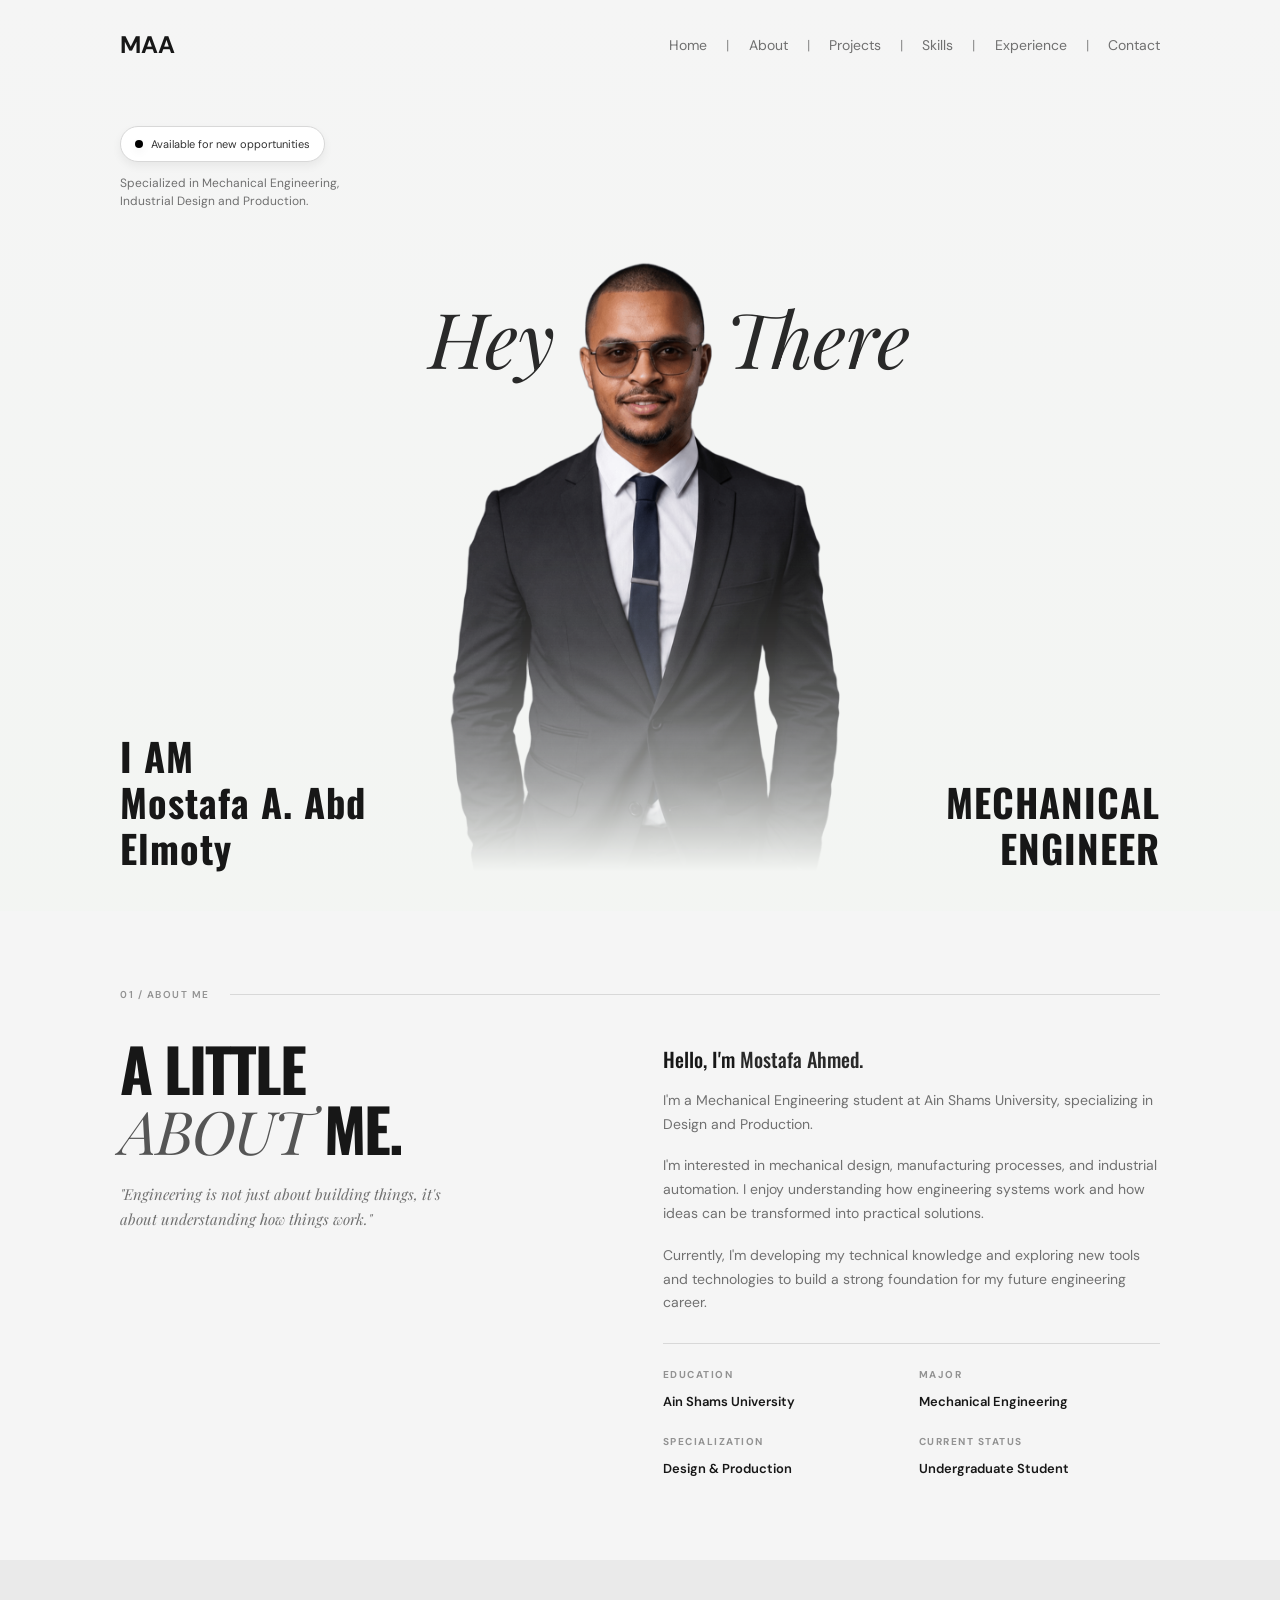
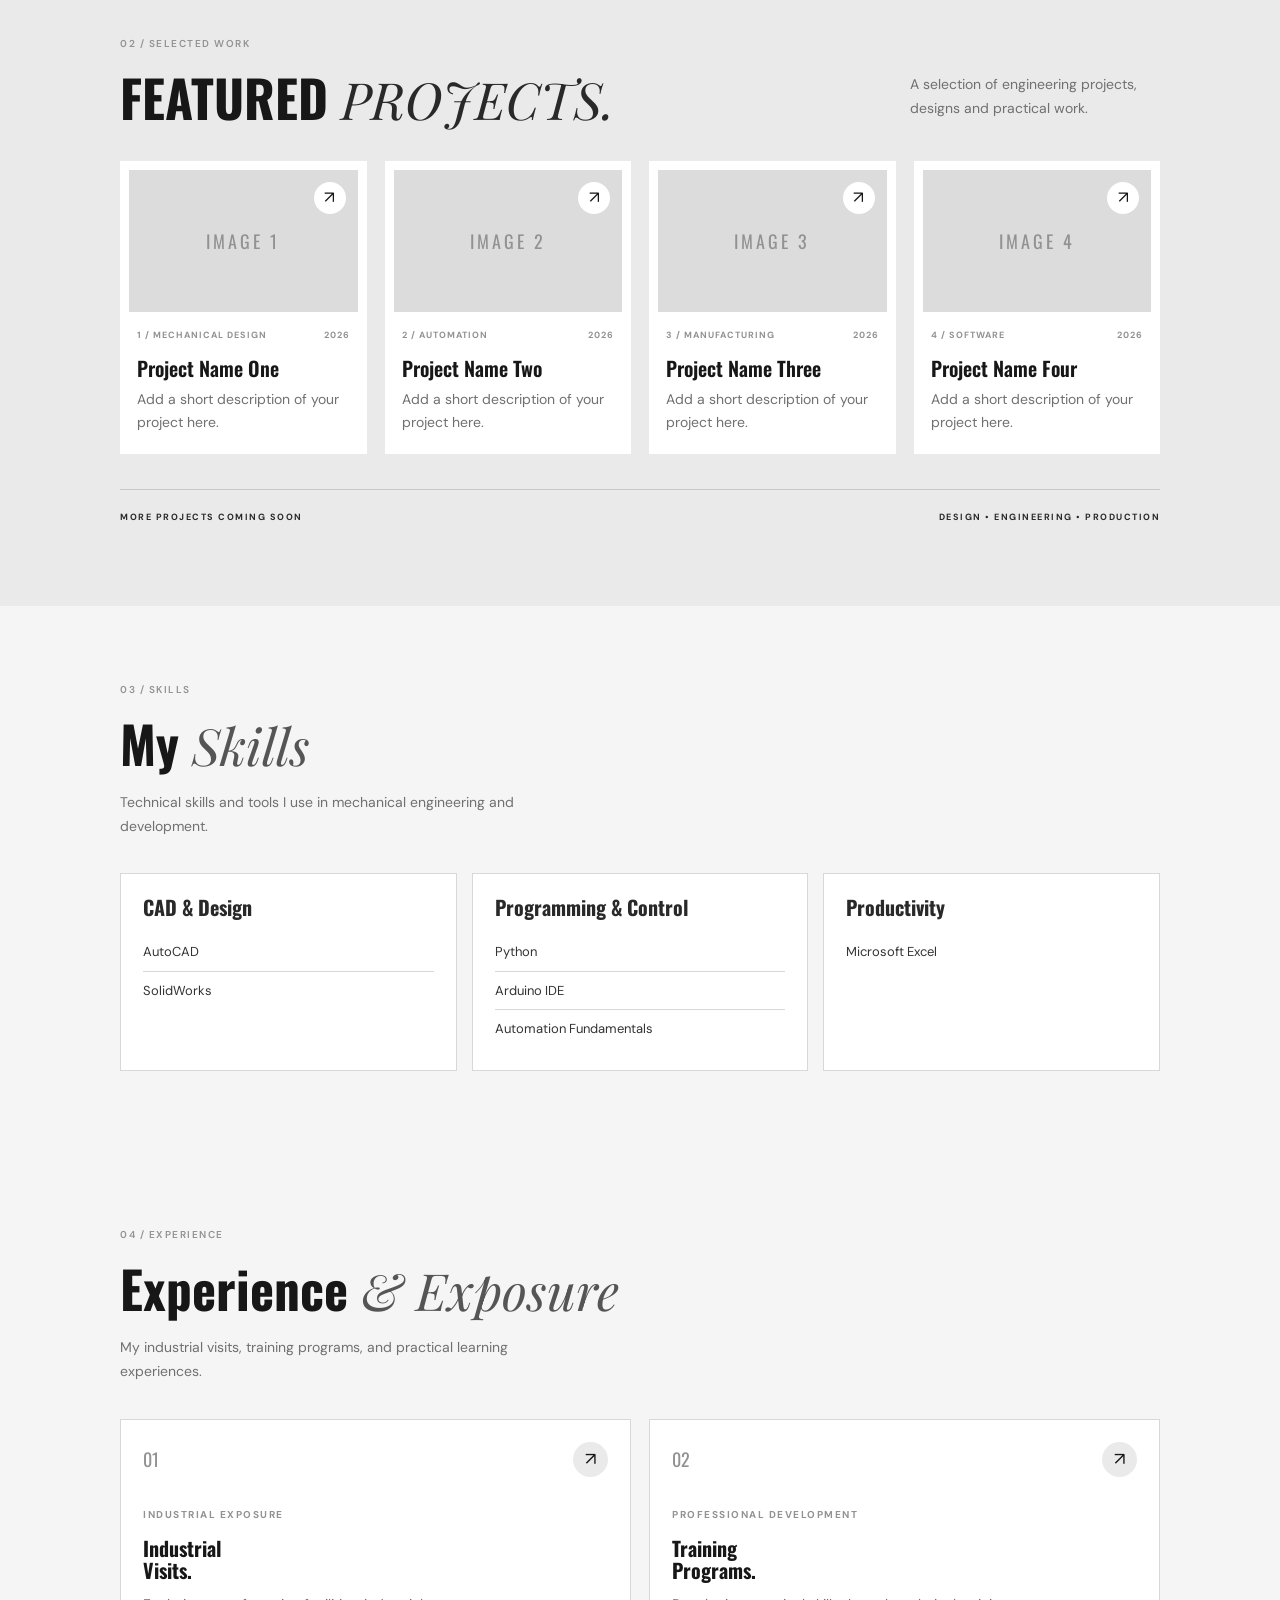
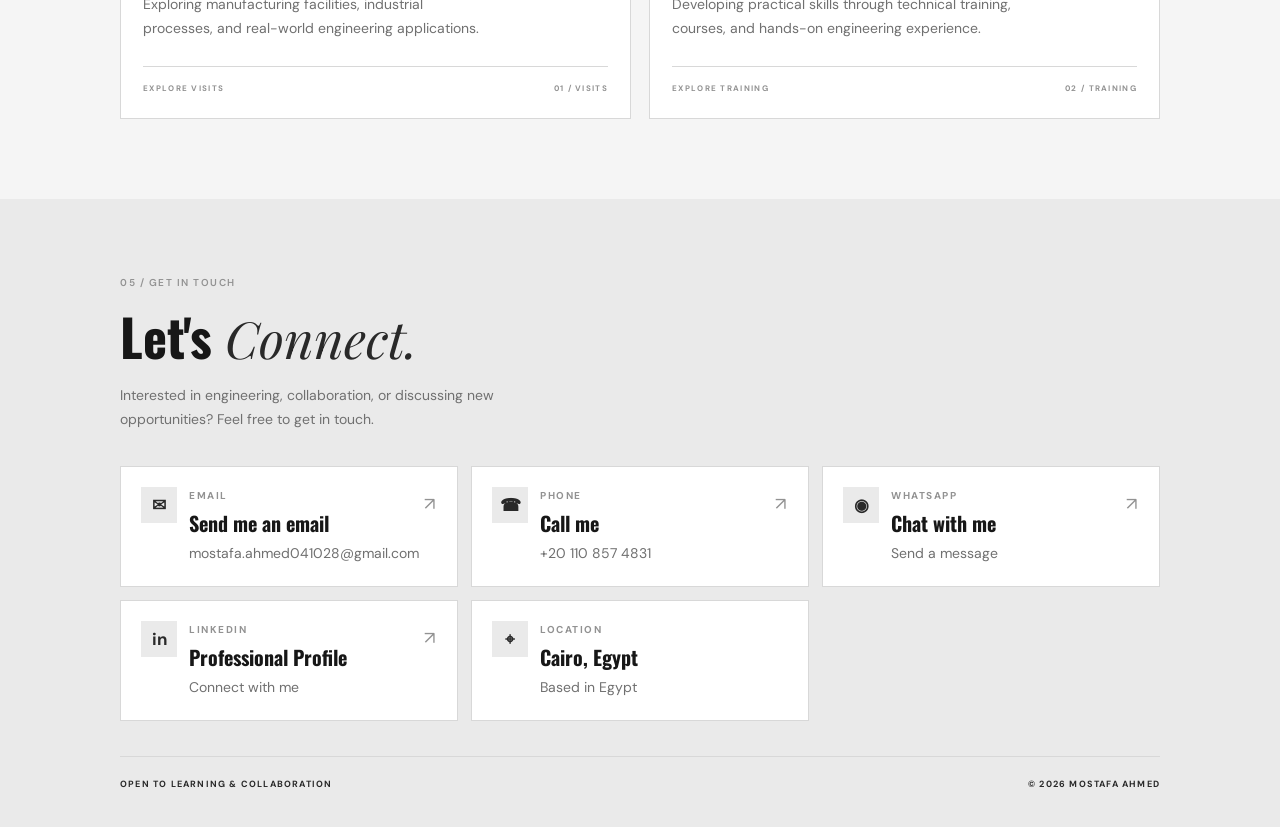
<file: index.html>
<!DOCTYPE html>
<html lang="en">

<head>
	<meta charset="UTF-8">
	<meta name="viewport" content="width=device-width, initial-scale=1.0">
	<title>Mostafa Ahmed - Mechanical Engineer</title>
	<link rel="preconnect" href="https://fonts.googleapis.com">
	<link rel="preconnect" href="https://fonts.gstatic.com" crossorigin>
	<link
		href="https://fonts.googleapis.com/css2?family=DM+Sans:ital,opsz,wght@0,9..40,100..1000;1,9..40,100..1000&family=Oswald:wght@200..700&family=Playfair+Display:ital,wght@0,400..900;1,400..900&display=swap"
		rel="stylesheet">
	<link rel="stylesheet" href="CSS/normalize.css" />
	<link rel="stylesheet" href="CSS/main.css" />
	<link rel="stylesheet" href="CSS/typography.css">
	<link rel="icon" type="image/png" href="images/favicon.png" />
</head>

<body>

	<main class="main-panel">

		<nav class="navbar">
			<div class="container">
				<a href="#" class="logo">MAA</a>
				<div class="links">
					<span class="icon">
						<span></span>
						<span></span>
						<span></span>
					</span>
					<ul>
						<li><a href="#home">Home</a></li>
						<li><a href="#about">About</a></li>
						<li><a href="#projects">Projects</a></li>
						<li><a href="#skills">Skills</a></li>
						<li><a href="#experience">Experience</a></li>
						<li><a href="#contact">Contact</a></li>
					</ul>
				</div>
			</div>
		</nav>

		<section class="hero" id="home">
			<div class="container">

				<div class="hero-hey-left">Hey</div>
				<div class="hero-hey-right">There</div>

				<div class="hero-info-group">
					<div class="availability">
						<span class="status-dot"></span>
						Available for new opportunities
					</div>
					<div class="specialization">
						Specialized in Mechanical Engineering, Industrial Design and Production.
					</div>
				</div>

				<div class="profile-image">
					<img src="Images/profile.png" alt="Personal Portrait">
				</div>

				<div class="hero-name">
					<h2>I AM<br>Mostafa A. Abd Elmoty</h2>
				</div>

				<div class="hero-job">
					<h2>MECHANICAL<br>ENGINEER</h2>
				</div>

			</div>
		</section>

		<!-- ABOUT SECTION -->

		<section class="about" id="about">

			<div class="container">

				<div class="about-header">
					<span class="section-number">01 / ABOUT ME</span>
					<span class="about-line"></span>
				</div>

				<div class="about-content">

					<div class="about-title">
						<h2>
							A LITTLE<br>
							<span>ABOUT</span> ME.
						</h2>

						<p class="about-quote">
							"Engineering is not just about building things,
							it's about understanding how things work."
						</p>
					</div>

					<div class="about-description">

						<h3>
							Hello, I'm <span>Mostafa Ahmed.</span>
						</h3>

						<p>
							I'm a Mechanical Engineering student at
							Ain Shams University, specializing in
							Design and Production.
						</p>

						<p>
							I'm interested in mechanical design,
							manufacturing processes, and industrial
							automation. I enjoy understanding how
							engineering systems work and how ideas
							can be transformed into practical solutions.
						</p>

						<p>
							Currently, I'm developing my technical
							knowledge and exploring new tools and
							technologies to build a strong foundation
							for my future engineering career.
						</p>

						<div class="about-details">

							<div class="detail-item">
								<span class="detail-label">EDUCATION</span>
								<span class="detail-value">
									Ain Shams University
								</span>
							</div>

							<div class="detail-item">
								<span class="detail-label">MAJOR</span>
								<span class="detail-value">
									Mechanical Engineering
								</span>
							</div>

							<div class="detail-item">
								<span class="detail-label">SPECIALIZATION</span>
								<span class="detail-value">
									Design & Production
								</span>
							</div>

							<div class="detail-item">
								<span class="detail-label">CURRENT STATUS</span>
								<span class="detail-value">
									Undergraduate Student
								</span>
							</div>

						</div>

					</div>

				</div>

			</div>

		</section>


		<!-- FEATURED PROJECTS -->

		<section class="projects" id="projects">

			<div class="container">

				<!-- SECTION HEADER -->

				<div class="projects-header">

					<div>
						<span class="section-number">02 / SELECTED WORK</span>

						<h2>
							FEATURED
							<span>PROJECTS.</span>
						</h2>
					</div>

					<p class="projects-intro">
						A selection of engineering projects,
						designs and practical work.
					</p>

				</div>


				<!-- PROJECTS GRID -->

				<div class="projects-grid">

					<!-- PROJECT 01 -->

					<a href="projects/project-1.html" class="project-card" aria-label="View Mechanical Design Project">

						<div class="project-image">

							<span class="project-placeholder">IMAGE 1</span>

							<span class="project-arrow">↗</span>

							<!-- <img src="images/project-1.jpg" alt="Mechanical Design Project"> -->

						</div>

						<div class="project-info">

							<div class="project-meta">
								<span>1 / MECHANICAL DESIGN</span>
								<span>2026</span>
							</div>

							<h3>Project Name One</h3>

							<p>
								Add a short description of your project here.
							</p>

						</div>

					</a>


					<!-- PROJECT 02 -->

					<a href="projects/project-2.html" class="project-card" aria-label="View Automation Project">

						<div class="project-image">

							<span class="project-placeholder">IMAGE 2</span>

							<span class="project-arrow">↗</span>

							<!-- <img src="images/project-2.jpg" alt="Automation Project"> -->

						</div>

						<div class="project-info">

							<div class="project-meta">
								<span>2 / AUTOMATION</span>
								<span>2026</span>
							</div>

							<h3>Project Name Two</h3>

							<p>
								Add a short description of your project here.
							</p>

						</div>

					</a>


					<!-- PROJECT 03 -->

					<a href="projects/project-3.html" class="project-card" aria-label="View Manufacturing Project">

						<div class="project-image">

							<span class="project-placeholder">IMAGE 3</span>

							<span class="project-arrow">↗</span>

							<!-- <img src="images/project-3.jpg" alt="Manufacturing Project"> -->

						</div>

						<div class="project-info">

							<div class="project-meta">
								<span>3 / MANUFACTURING</span>
								<span>2026</span>
							</div>

							<h3>Project Name Three</h3>

							<p>
								Add a short description of your project here.
							</p>

						</div>

					</a>


					<!-- PROJECT 04 -->

					<a href="projects/project-4.html" class="project-card" aria-label="View Software Project">

						<div class="project-image">

							<span class="project-placeholder">IMAGE 4</span>

							<span class="project-arrow">↗</span>

							<!-- <img src="images/project-4.jpg" alt="Software Project"> -->

						</div>

						<div class="project-info">

							<div class="project-meta">
								<span>4 / SOFTWARE</span>
								<span>2026</span>
							</div>

							<h3>Project Name Four</h3>

							<p>
								Add a short description of your project here.
							</p>

						</div>

					</a>

				</div>


				<!-- PROJECTS FOOTER -->

				<div class="projects-footer">

					<span>MORE PROJECTS COMING SOON</span>

					<span>DESIGN • ENGINEERING • PRODUCTION</span>

				</div>

			</div>

		</section>


		<!-- SKILLS SECTION -->

		<section class="skills" id="skills">
			<div class="container">

				<div class="skills-header">
					<span class="section-number">03 / SKILLS</span>
					<h2>My <span>Skills</span></h2>
					<p>
						Technical skills and tools I use
						in mechanical engineering and development.
					</p>
				</div>

				<div class="skills-grid">

					<div class="skill-card">
						<h3>CAD & Design</h3>
						<ul>
							<li>AutoCAD</li>
							<li>SolidWorks</li>
						</ul>
					</div>

					<div class="skill-card">
						<h3>Programming & Control</h3>
						<ul>
							<li>Python</li>
							<li>Arduino IDE</li>
							<li>Automation Fundamentals</li>
						</ul>
					</div>

					<div class="skill-card">
						<h3>Productivity</h3>
						<ul>
							<li>Microsoft Excel</li>
						</ul>
					</div>

				</div>

			</div>
		</section>


		<!-- EXPERIENCE SECTION -->


		<!-- EXPERIENCE SECTION -->

		<section class="experience" id="experience">

			<div class="container">

				<div class="experience-header">

					<span class="section-number">04 / EXPERIENCE</span>

					<h2>
						Experience <span>& Exposure</span>
					</h2>

					<p>
						My industrial visits, training programs,
						and practical learning experiences.
					</p>

				</div>

				<div class="experience-grid">

					<!-- INDUSTRIAL VISITS -->

					<a href="visits.html" class="experience-card">

						<div class="experience-card-top">
							<span class="experience-number">01</span>
							<span class="experience-arrow">↗</span>
						</div>

						<div class="experience-card-content">

							<span class="experience-category">
								INDUSTRIAL EXPOSURE
							</span>

							<h3>Industrial<br>Visits.</h3>

							<p>
								Exploring manufacturing facilities,
								industrial processes, and real-world
								engineering applications.
							</p>

						</div>

						<div class="experience-card-footer">
							<span>EXPLORE VISITS</span>
							<span>01 / VISITS</span>
						</div>

					</a>


					<!-- TRAINING -->

					<a href="training.html" class="experience-card">

						<div class="experience-card-top">
							<span class="experience-number">02</span>
							<span class="experience-arrow">↗</span>
						</div>

						<div class="experience-card-content">

							<span class="experience-category">
								PROFESSIONAL DEVELOPMENT
							</span>

							<h3>Training<br>Programs.</h3>

							<p>
								Developing practical skills through
								technical training, courses, and
								hands-on engineering experience.
							</p>

						</div>

						<div class="experience-card-footer">
							<span>EXPLORE TRAINING</span>
							<span>02 / TRAINING</span>
						</div>

					</a>

				</div>

			</div>

		</section>

		<!-- CONTACT SECTION -->

		<section class="contact" id="contact">
			<div class="container">

				<div class="contact-header">
					<span class="section-number">05 / GET IN TOUCH</span>

					<h2>
						Let's <span>Connect.</span>
					</h2>

					<p>
						Interested in engineering, collaboration,
						or discussing new opportunities?
						Feel free to get in touch.
					</p>
				</div>

				<div class="contact-grid">

					<!-- EMAIL -->
					<a href="mailto:mostafa.ahmed041028@gmail.com" class="contact-card">
						<span class="contact-icon">✉</span>
						<div>
							<span class="contact-label">EMAIL</span>
							<h3>Send me an email</h3>
							<p>mostafa.ahmed041028@gmail.com</p>
						</div>
						<span class="contact-arrow">↗</span>
					</a>

					<!-- PHONE -->
					<a href="tel:+201108574831" class="contact-card">
						<span class="contact-icon">☎</span>
						<div>
							<span class="contact-label">PHONE</span>
							<h3>Call me</h3>
							<p>+20 110 857 4831</p>
						</div>
						<span class="contact-arrow">↗</span>
					</a>

					<!-- WHATSAPP -->
					<a href="https://wa.me/201108574831" target="_blank" rel="noopener noreferrer" class="contact-card">
						<span class="contact-icon">◉</span>
						<div>
							<span class="contact-label">WHATSAPP</span>
							<h3>Chat with me</h3>
							<p>Send a message</p>
						</div>
						<span class="contact-arrow">↗</span>
					</a>

					<!-- LINKEDIN -->
					<a href="https://www.linkedin.com/in/mostafa-ahmed-abdelmoty-ahmed-725964382?utm_source=share_via&utm_content=profile&utm_medium=member_android" target="_blank" rel="noopener noreferrer"
						class="contact-card">
						<span class="contact-icon">in</span>
						<div>
							<span class="contact-label">LINKEDIN</span>
							<h3>Professional Profile</h3>
							<p>Connect with me</p>
						</div>
						<span class="contact-arrow">↗</span>
					</a>



					<!-- LOCATION -->
					<div class="contact-card contact-location">
						<span class="contact-icon">⌖</span>
						<div>
							<span class="contact-label">LOCATION</span>
							<h3>Cairo, Egypt</h3>
							<p>Based in Egypt</p>
						</div>
					</div>

				</div>

				<div class="contact-footer">
					<span>OPEN TO LEARNING & COLLABORATION</span>
					<span>© 2026 MOSTAFA AHMED</span>
				</div>

			</div>
		</section>


	</main>

</body>

</html>
</file>
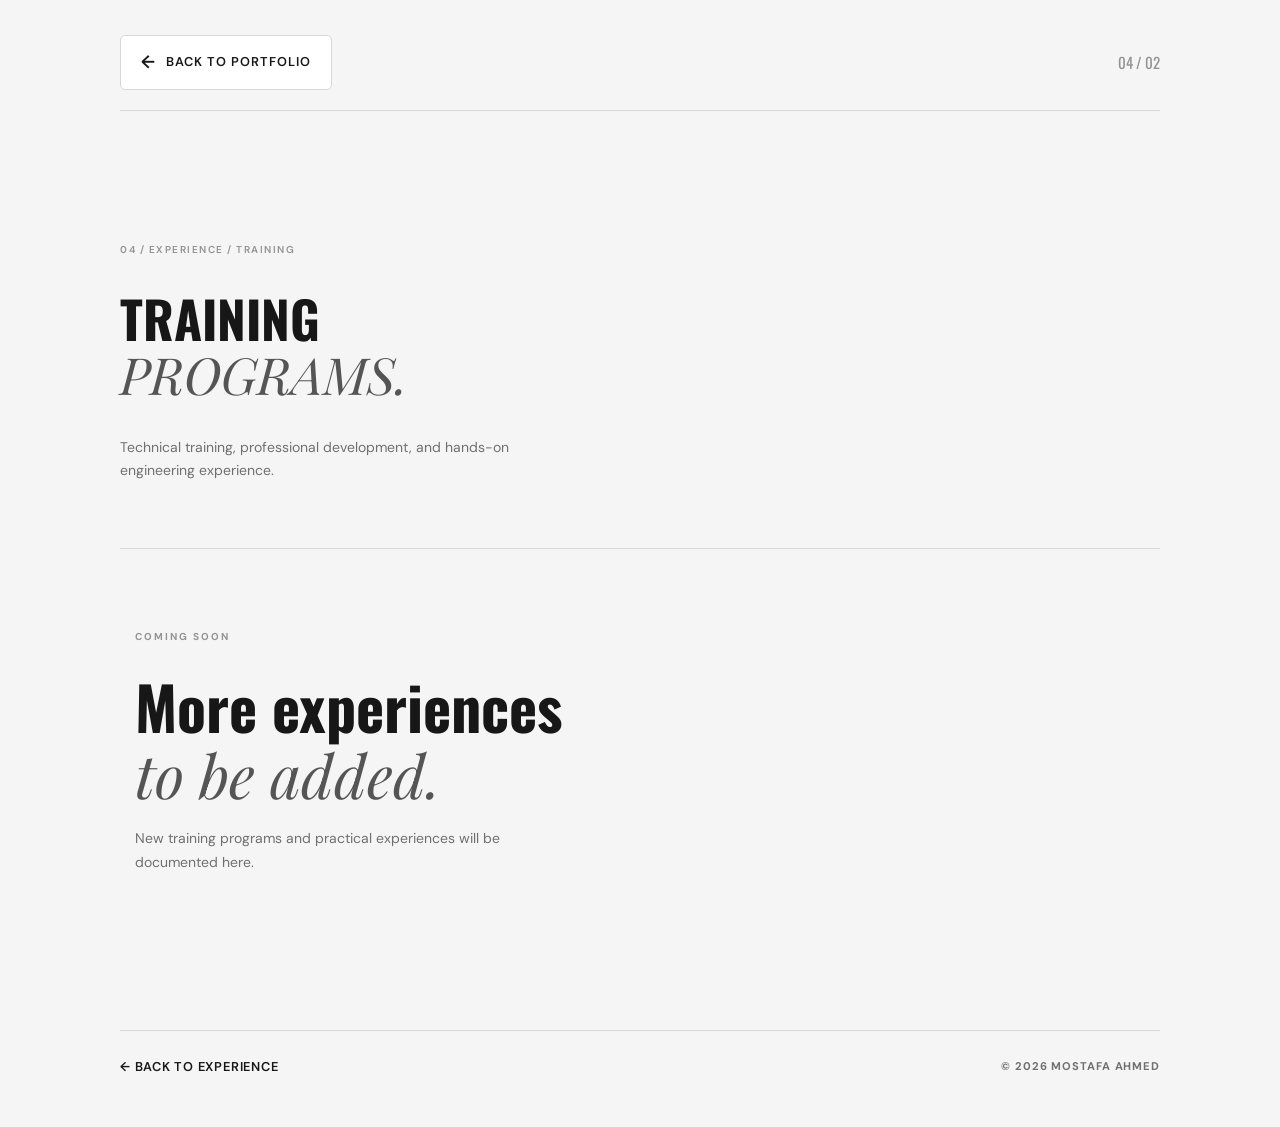
<file: training.html>
<!DOCTYPE html>
<html lang="en">

<head>
	<meta charset="UTF-8">
	<meta name="viewport" content="width=device-width, initial-scale=1.0">

	<title>Training - Mostafa Ahmed</title>

	<link rel="preconnect" href="https://fonts.googleapis.com">
	<link rel="preconnect" href="https://fonts.gstatic.com" crossorigin>

	<link
		href="https://fonts.googleapis.com/css2?family=DM+Sans:wght@400;500;600;700&family=Oswald:wght@400;500;600;700&family=Playfair+Display:ital,wght@0,400;1,400&display=swap"
		rel="stylesheet">

	<link rel="stylesheet" href="CSS/normalize.css">
	<link rel="stylesheet" href="CSS/main.css">
	<link rel="stylesheet" href="CSS/experience-pages.css">
	<link rel="stylesheet" href="CSS/typography.css">
	<link rel="icon" type="image/png" href="images/favicon.png">
</head>

<body>

	<main class="experience-page">

		<div class="container">

			<!-- PAGE NAVIGATION -->

			<header class="experience-page-nav">

				<a href="index.html#experience" class="back-link">
					<span>←</span> BACK TO PORTFOLIO
				</a>

				<span class="page-index">04 / 02</span>

			</header>


			<!-- PAGE HEADER -->

			<section class="experience-page-header">

				<span class="section-number">
					04 / EXPERIENCE / TRAINING
				</span>

				<h1>
					TRAINING<br>
					<span>PROGRAMS.</span>
				</h1>

				<p>
					Technical training, professional development,
					and hands-on engineering experience.
				</p>

			</section>


			<!-- TRAINING LIST -->

			<section class="experience-entries">

				<div class="empty-experience">

					<span>COMING SOON</span>

					<h2>
						More experiences<br>
						<em>to be added.</em>
					</h2>

					<p>
						New training programs and practical
						experiences will be documented here.
					</p>

				</div>

			</section>


			<!-- PAGE FOOTER -->

			<footer class="experience-page-footer">

				<a href="index.html#experience">
					← BACK TO EXPERIENCE
				</a>

				<span>© 2026 MOSTAFA AHMED</span>

			</footer>

		</div>

	</main>

</body>

</html>
</file>
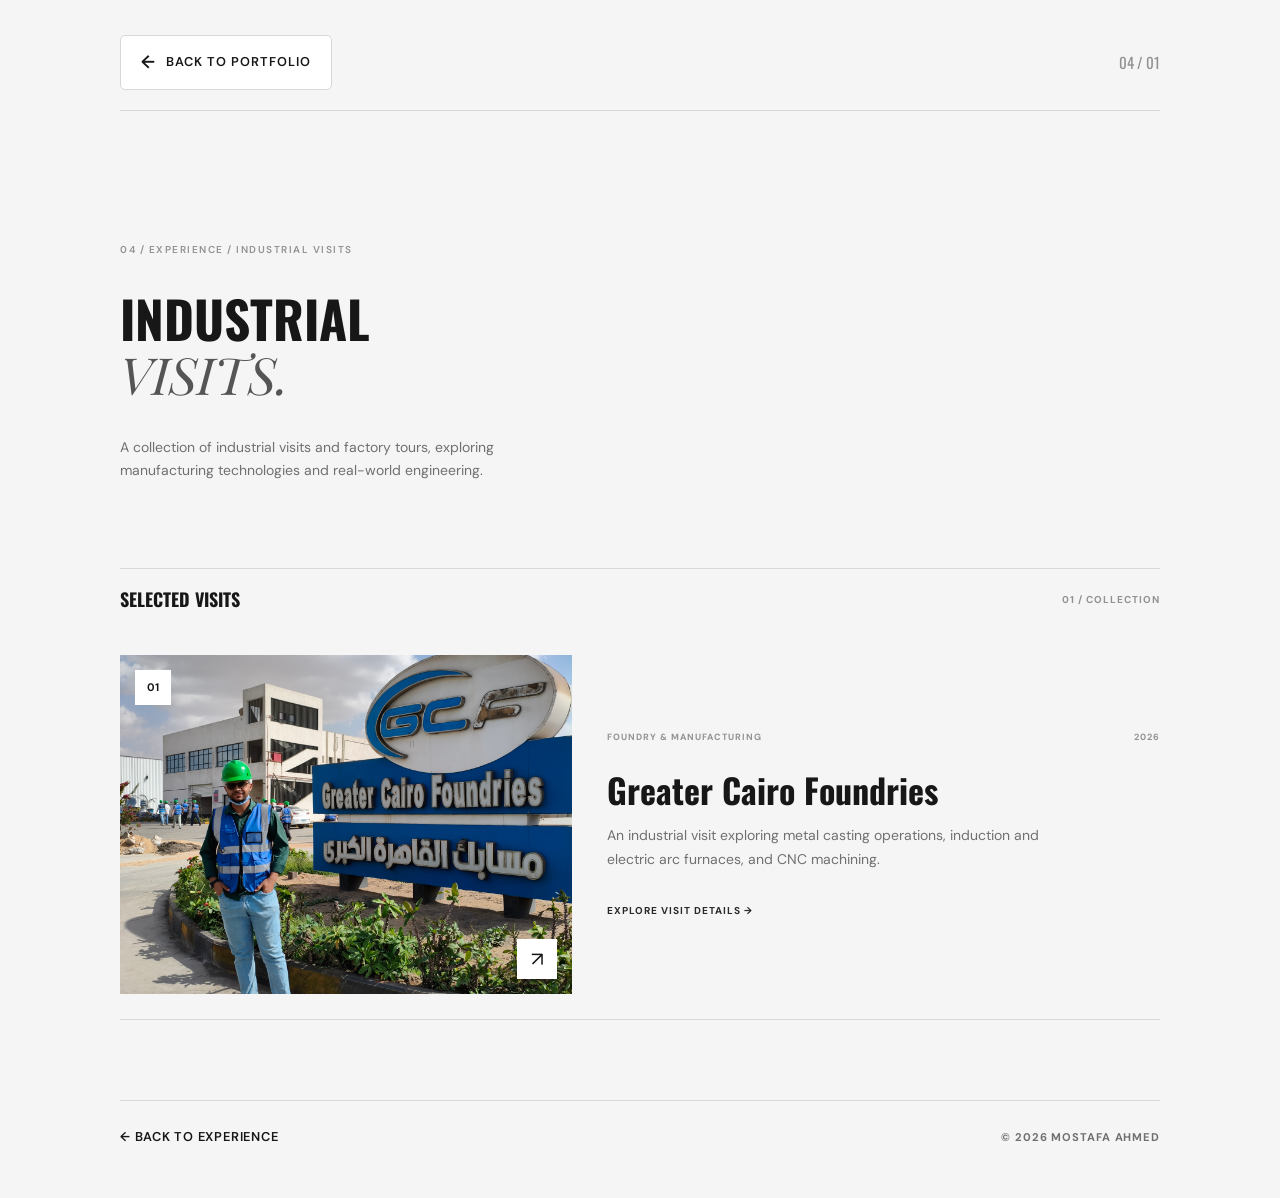
<file: visits.html>
<!DOCTYPE html>
<html lang="en">

<head>
	<meta charset="UTF-8">
	<meta name="viewport" content="width=device-width, initial-scale=1.0">

	<title>Industrial Visits - Mostafa Ahmed</title>

	<link rel="preconnect" href="https://fonts.googleapis.com">
	<link rel="preconnect" href="https://fonts.gstatic.com" crossorigin>

	<link
		href="https://fonts.googleapis.com/css2?family=DM+Sans:wght@400;500;600;700&family=Oswald:wght@400;500;600;700&family=Playfair+Display:ital,wght@0,400;1,400&display=swap"
		rel="stylesheet">

	<link rel="stylesheet" href="CSS/normalize.css">
	<link rel="stylesheet" href="CSS/main.css">
	<link rel="stylesheet" href="CSS/experience-pages.css">
	<link rel="stylesheet" href="CSS/typography.css">

	<link rel="icon" type="image/png" href="images/favicon.png">
</head>

<body>

	<main class="experience-page">

		<div class="container">

			<!-- NAVIGATION -->

			<header class="experience-page-nav">

				<a href="index.html#experience" class="back-link">
					<span>←</span> BACK TO PORTFOLIO
				</a>

				<span class="page-index">04 / 01</span>

			</header>


			<!-- PAGE HEADER -->

			<section class="experience-page-header">

				<span class="section-number">
					04 / EXPERIENCE / INDUSTRIAL VISITS
				</span>

				<h1>
					INDUSTRIAL<br>
					<span>VISITS.</span>
				</h1>

				<p>
					A collection of industrial visits and
					factory tours, exploring manufacturing
					technologies and real-world engineering.
				</p>

			</section>


			<!-- VISITS COLLECTION -->

			<section class="visits-collection">

				<div class="visits-collection-header">

					<h2>SELECTED VISITS</h2>

					<span>01 / COLLECTION</span>

				</div>


				<!-- VISIT 01 -->

				<a href="Visits/greater-cairo-foundries.html" class="visit-card">

					<div class="visit-card-image">

						<img src="Images/visits/greater-cairo-foundries/cover.jpg"
							alt="Greater Cairo Foundries industrial visit">

						<span class="visit-card-number">01</span>

						<span class="visit-card-arrow">↗</span>

					</div>

					<div class="visit-card-content">

						<div class="visit-card-meta">
							<span>FOUNDRY & MANUFACTURING</span>
							<span>2026</span>
						</div>

						<h3>Greater Cairo Foundries</h3>

						<p>
							An industrial visit exploring metal
							casting operations, induction and
							electric arc furnaces, and CNC machining.
						</p>

						<span class="visit-card-link">
							EXPLORE VISIT DETAILS →
						</span>

					</div>

				</a>


				<!-- FUTURE VISITS WILL BE ADDED HERE -->


			</section>


			<!-- FOOTER -->

			<footer class="experience-page-footer">

				<a href="index.html#experience">
					← BACK TO EXPERIENCE
				</a>

				<span>© 2026 MOSTAFA AHMED</span>

			</footer>

		</div>

	</main>

</body>

</html>
</file>
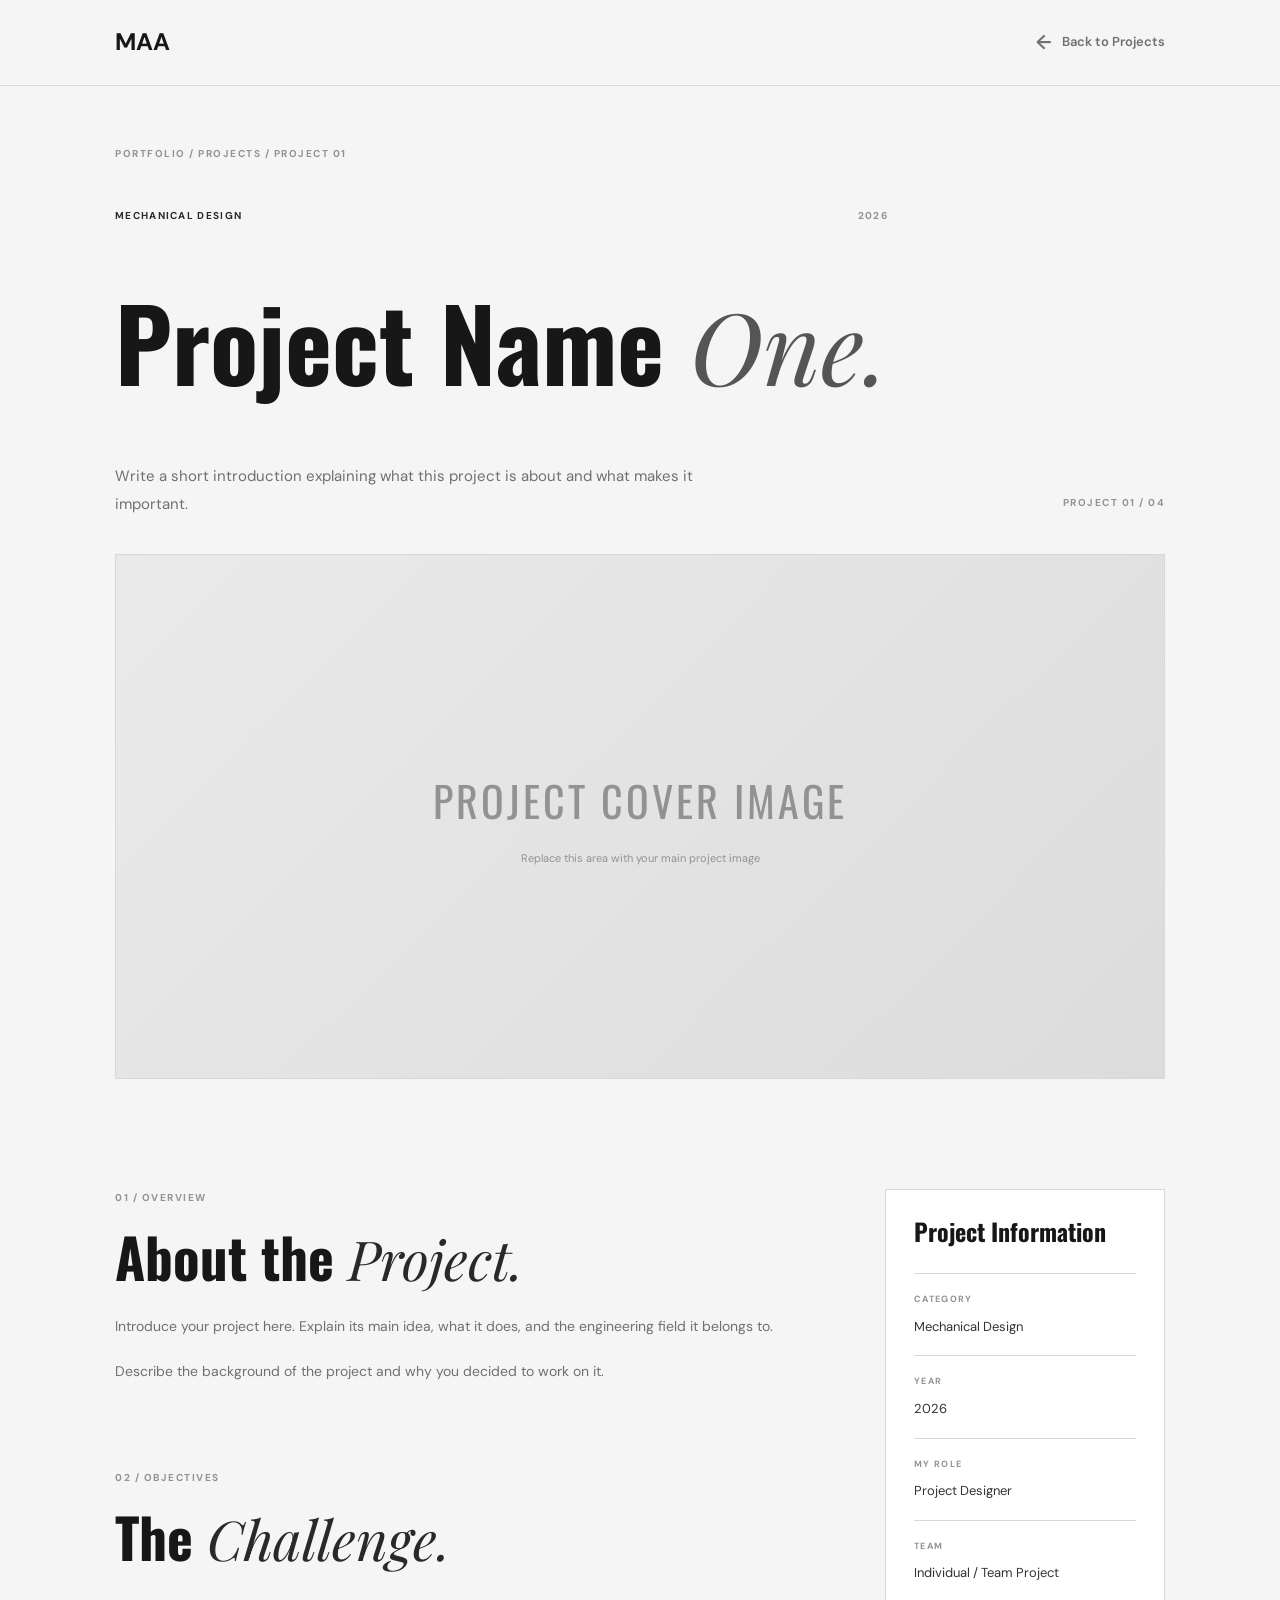
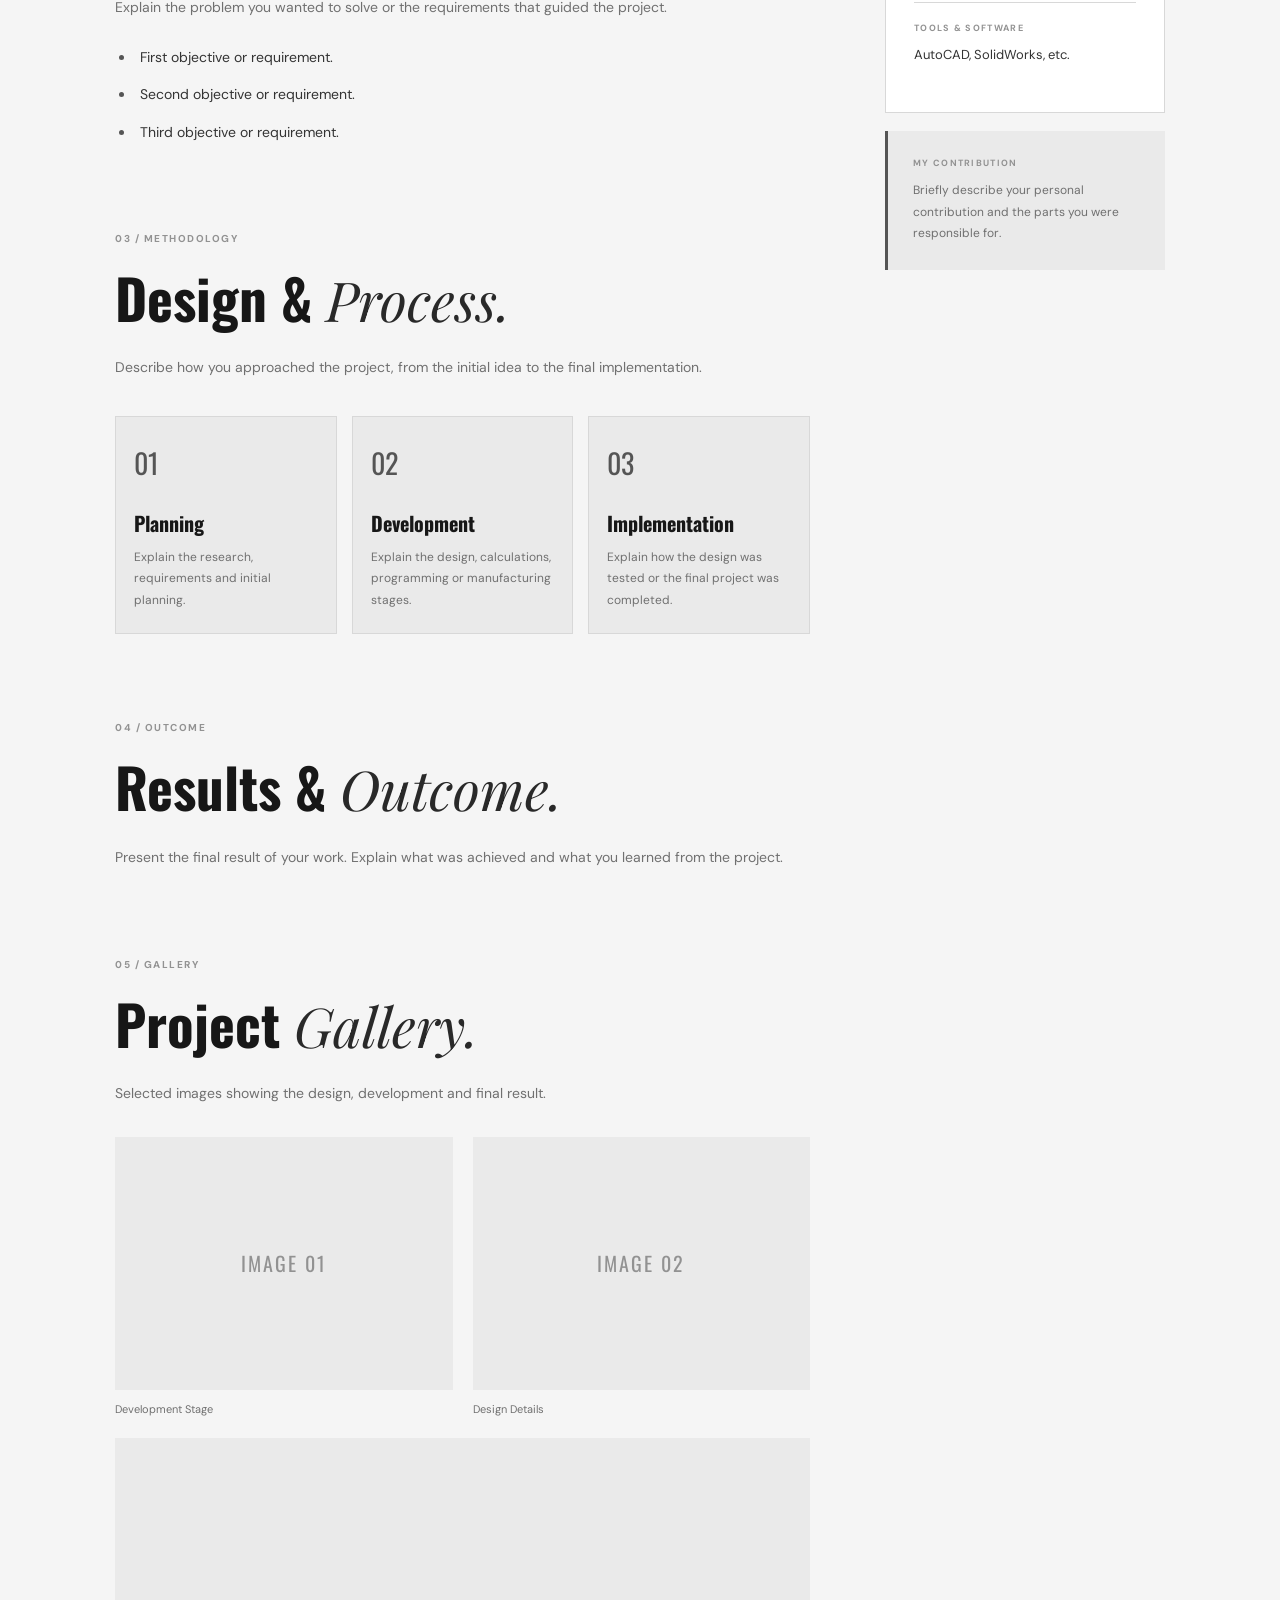
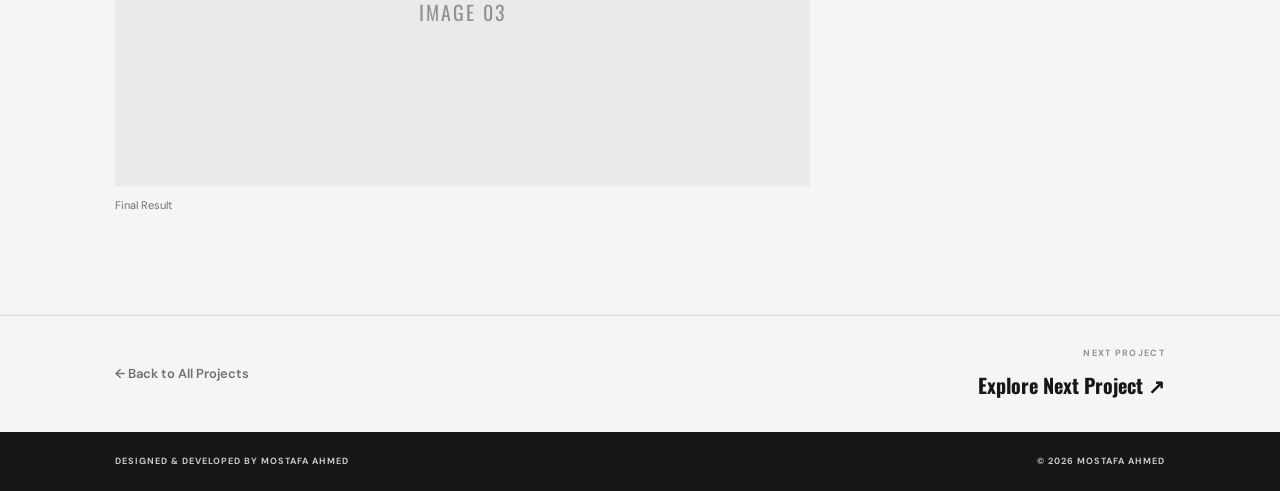
<file: projects/project-1.html>
<!DOCTYPE html>
<html lang="en">

<head>
	<meta charset="UTF-8">
	<meta name="viewport" content="width=device-width, initial-scale=1.0">

	<title>Project Name One | Mostafa Ahmed</title>

	<meta name="description" content="A detailed engineering project by Mostafa Ahmed.">

	<link rel="preconnect" href="https://fonts.googleapis.com">
	<link rel="preconnect" href="https://fonts.gstatic.com" crossorigin>
	<link rel="icon" type="image/png" href="../images/favicon.png">
	<link
		href="https://fonts.googleapis.com/css2?family=DM+Sans:ital,opsz,wght@0,9..40,100..1000;1,9..40,100..1000&family=Oswald:wght@200..700&family=Playfair+Display:ital,wght@0,400..900;1,400..900&display=swap"
		rel="stylesheet">

	<link rel="stylesheet" href="../CSS/normalize.css">
	<link rel="stylesheet" href="../CSS/main.css">
	<link rel="stylesheet" href="../CSS/project.css">
	<link rel="stylesheet" href="../CSS/typography.css">

	<link rel="icon" type="image/png" href="../images/favicon.png">
</head>

<body class="project-page">

	<!-- PROJECT NAVBAR -->

	<header class="project-nav">
		<div class="project-container project-nav-inner">

			<a href="../index.html" class="project-logo">MAA</a>

			<a href="../index.html#projects" class="back-link">
				<span>←</span>
				Back to Projects
			</a>

		</div>
	</header>


	<main>

		<!-- PROJECT HERO -->

		<section class="project-hero">
			<div class="project-container">

				<a href="../index.html#projects" class="project-breadcrumb">
					PORTFOLIO / PROJECTS / PROJECT 01
				</a>

				<div class="project-heading">

					<div class="project-heading-content">

						<div class="project-meta">
							<span class="project-category">MECHANICAL DESIGN</span>
							<span class="project-year">2026</span>
						</div>

						<h1>Project Name <span>One.</span></h1>

						<p class="project-lead">
							Write a short introduction explaining what
							this project is about and what makes it important.
						</p>

					</div>

					<span class="project-index">PROJECT 01 / 04</span>

				</div>


				<!-- MAIN PROJECT IMAGE -->

				<div class="project-cover">

					<div class="project-cover-placeholder">
						<span>PROJECT COVER IMAGE</span>
						<small>Replace this area with your main project image</small>
					</div>

					<!--
                    <img
                        src="../images/project-1/cover.jpg"
                        alt="Main view of the project">
                    -->

				</div>

			</div>
		</section>


		<!-- PROJECT CONTENT -->

		<section class="project-content">
			<div class="project-container project-layout">


				<!-- MAIN CONTENT -->

				<div class="project-main">

					<!-- OVERVIEW -->

					<section class="project-section" id="overview">

						<span class="project-section-label">01 / OVERVIEW</span>

						<h2>About the <span>Project.</span></h2>

						<p>
							Introduce your project here. Explain its main idea,
							what it does, and the engineering field it belongs to.
						</p>

						<p>
							Describe the background of the project and why
							you decided to work on it.
						</p>

					</section>


					<!-- PROBLEM & OBJECTIVES -->

					<section class="project-section" id="objectives">

						<span class="project-section-label">02 / OBJECTIVES</span>

						<h2>The <span>Challenge.</span></h2>

						<p>
							Explain the problem you wanted to solve or
							the requirements that guided the project.
						</p>

						<ul class="project-bullet-list">
							<li>First objective or requirement.</li>
							<li>Second objective or requirement.</li>
							<li>Third objective or requirement.</li>
						</ul>

					</section>


					<!-- DESIGN & PROCESS -->

					<section class="project-section" id="process">

						<span class="project-section-label">03 / METHODOLOGY</span>

						<h2>Design & <span>Process.</span></h2>

						<p>
							Describe how you approached the project,
							from the initial idea to the final implementation.
						</p>

						<div class="project-steps">

							<article class="project-step">
								<span>01</span>
								<h3>Planning</h3>
								<p>
									Explain the research, requirements
									and initial planning.
								</p>
							</article>

							<article class="project-step">
								<span>02</span>
								<h3>Development</h3>
								<p>
									Explain the design, calculations,
									programming or manufacturing stages.
								</p>
							</article>

							<article class="project-step">
								<span>03</span>
								<h3>Implementation</h3>
								<p>
									Explain how the design was tested
									or the final project was completed.
								</p>
							</article>

						</div>

					</section>


					<!-- RESULTS -->

					<section class="project-section" id="results">

						<span class="project-section-label">04 / OUTCOME</span>

						<h2>Results & <span>Outcome.</span></h2>

						<p>
							Present the final result of your work.
							Explain what was achieved and what you learned
							from the project.
						</p>

					</section>


					<!-- PROJECT GALLERY -->

					<section class="project-section" id="gallery">

						<span class="project-section-label">05 / GALLERY</span>

						<h2>Project <span>Gallery.</span></h2>

						<p>
							Selected images showing the design,
							development and final result.
						</p>

						<div class="project-gallery">

							<figure>
								<div class="gallery-placeholder">
									IMAGE 01
								</div>
								<!--
                                <img
                                    src="../images/project-1/image-1.jpg"
                                    alt="Project development stage">
                                -->
								<figcaption>Development Stage</figcaption>
							</figure>

							<figure>
								<div class="gallery-placeholder">
									IMAGE 02
								</div>
								<!--
                                <img
                                    src="../images/project-1/image-2.jpg"
                                    alt="Project design details">
                                -->
								<figcaption>Design Details</figcaption>
							</figure>

							<figure class="gallery-wide">
								<div class="gallery-placeholder">
									IMAGE 03
								</div>
								<!--
                                <img
                                    src="../images/project-1/image-3.jpg"
                                    alt="Final project result">
                                -->
								<figcaption>Final Result</figcaption>
							</figure>

						</div>

					</section>

				</div>


				<!-- PROJECT SIDEBAR -->

				<aside class="project-sidebar">

					<div class="project-facts">

						<h3>Project Information</h3>

						<div class="project-fact">
							<span>CATEGORY</span>
							<p>Mechanical Design</p>
						</div>

						<div class="project-fact">
							<span>YEAR</span>
							<p>2026</p>
						</div>

						<div class="project-fact">
							<span>MY ROLE</span>
							<p>Project Designer</p>
						</div>

						<div class="project-fact">
							<span>TEAM</span>
							<p>Individual / Team Project</p>
						</div>

						<div class="project-fact">
							<span>TOOLS & SOFTWARE</span>
							<p>AutoCAD, SolidWorks, etc.</p>
						</div>

					</div>


					<div class="project-sidebar-note">
						<span>MY CONTRIBUTION</span>

						<p>
							Briefly describe your personal contribution
							and the parts you were responsible for.
						</p>
					</div>

				</aside>

			</div>
		</section>


		<!-- PROJECT NAVIGATION -->

		<section class="project-navigation">
			<div class="project-container">

				<a href="../index.html#projects" class="all-projects-link">
					← Back to All Projects
				</a>

				<a href="project-2.html" class="next-project-link">
					<span>NEXT PROJECT</span>
					<strong>Explore Next Project ↗</strong>
				</a>

			</div>
		</section>

	</main>


	<!-- FOOTER -->

	<footer class="project-footer">
		<div class="project-container">

			<span>DESIGNED & DEVELOPED BY MOSTAFA AHMED</span>

			<span>© 2026 MOSTAFA AHMED</span>

		</div>
	</footer>

</body>

</html>
</file>
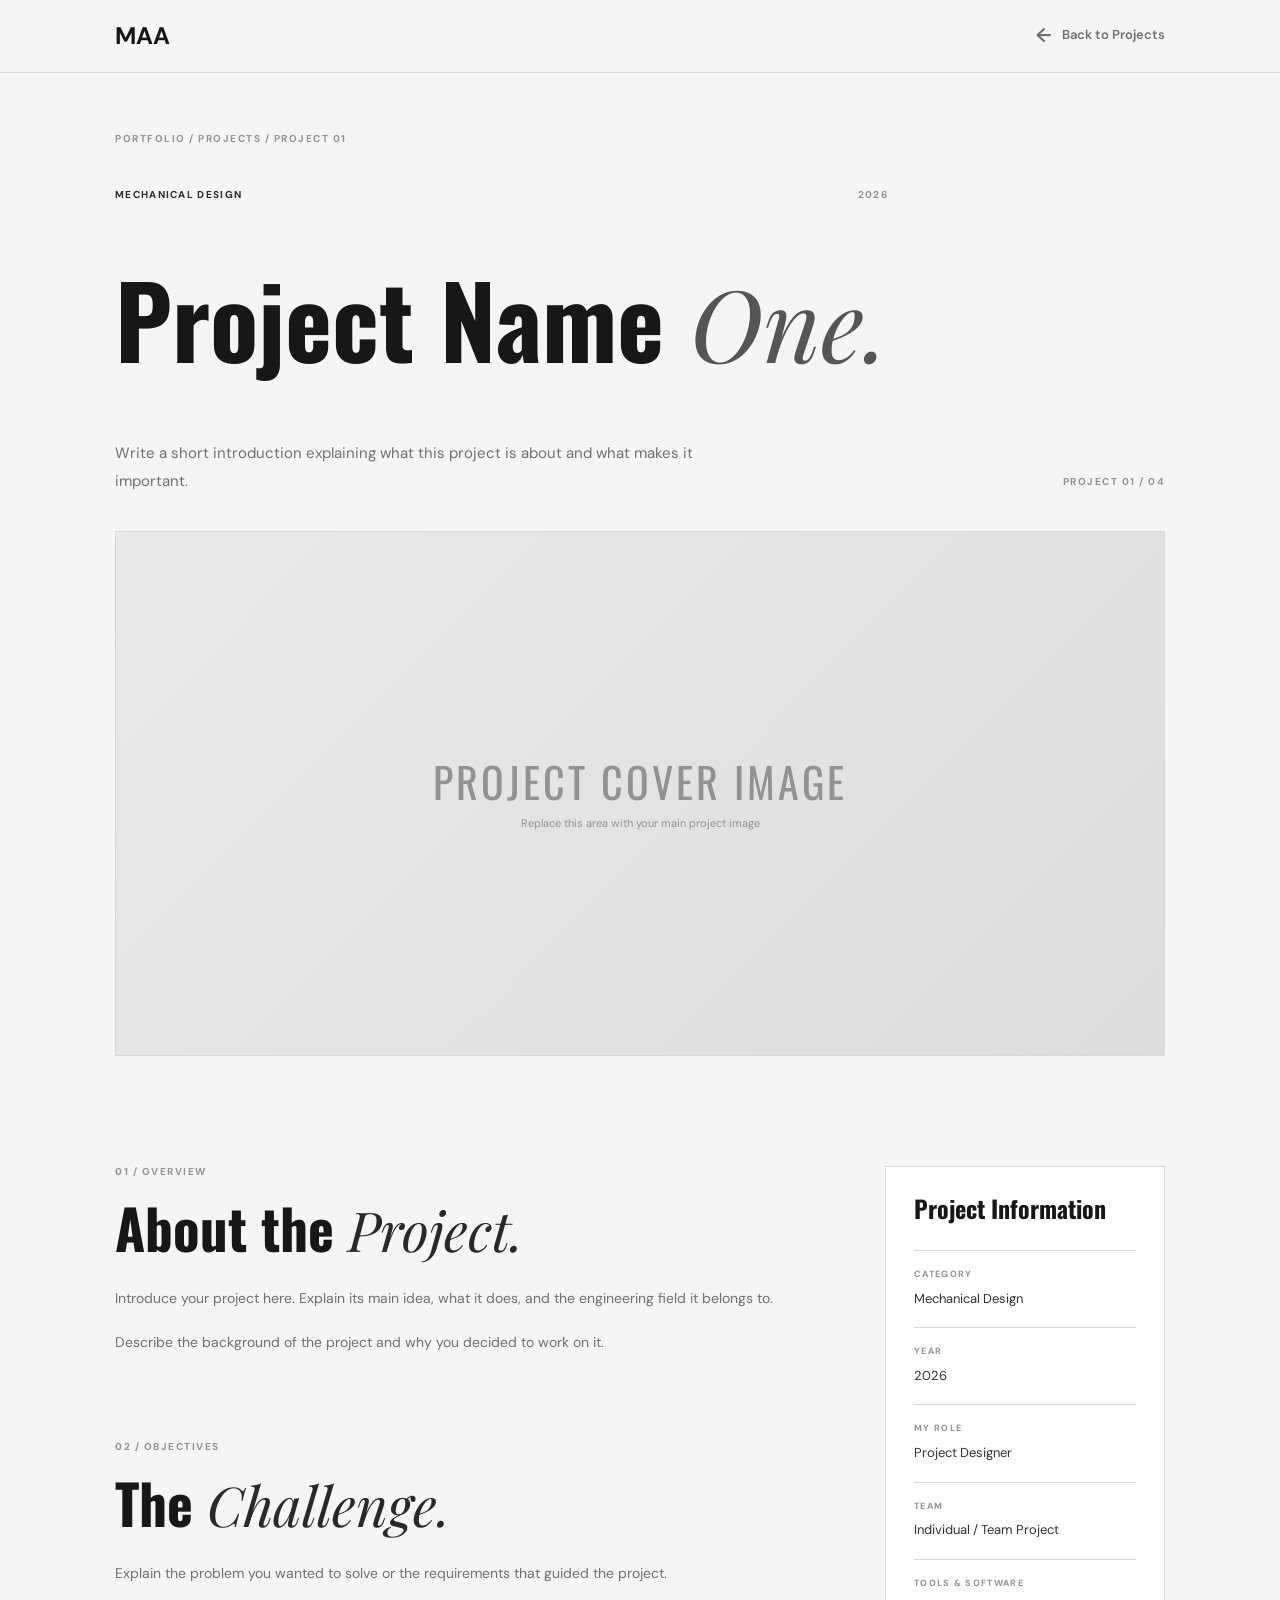
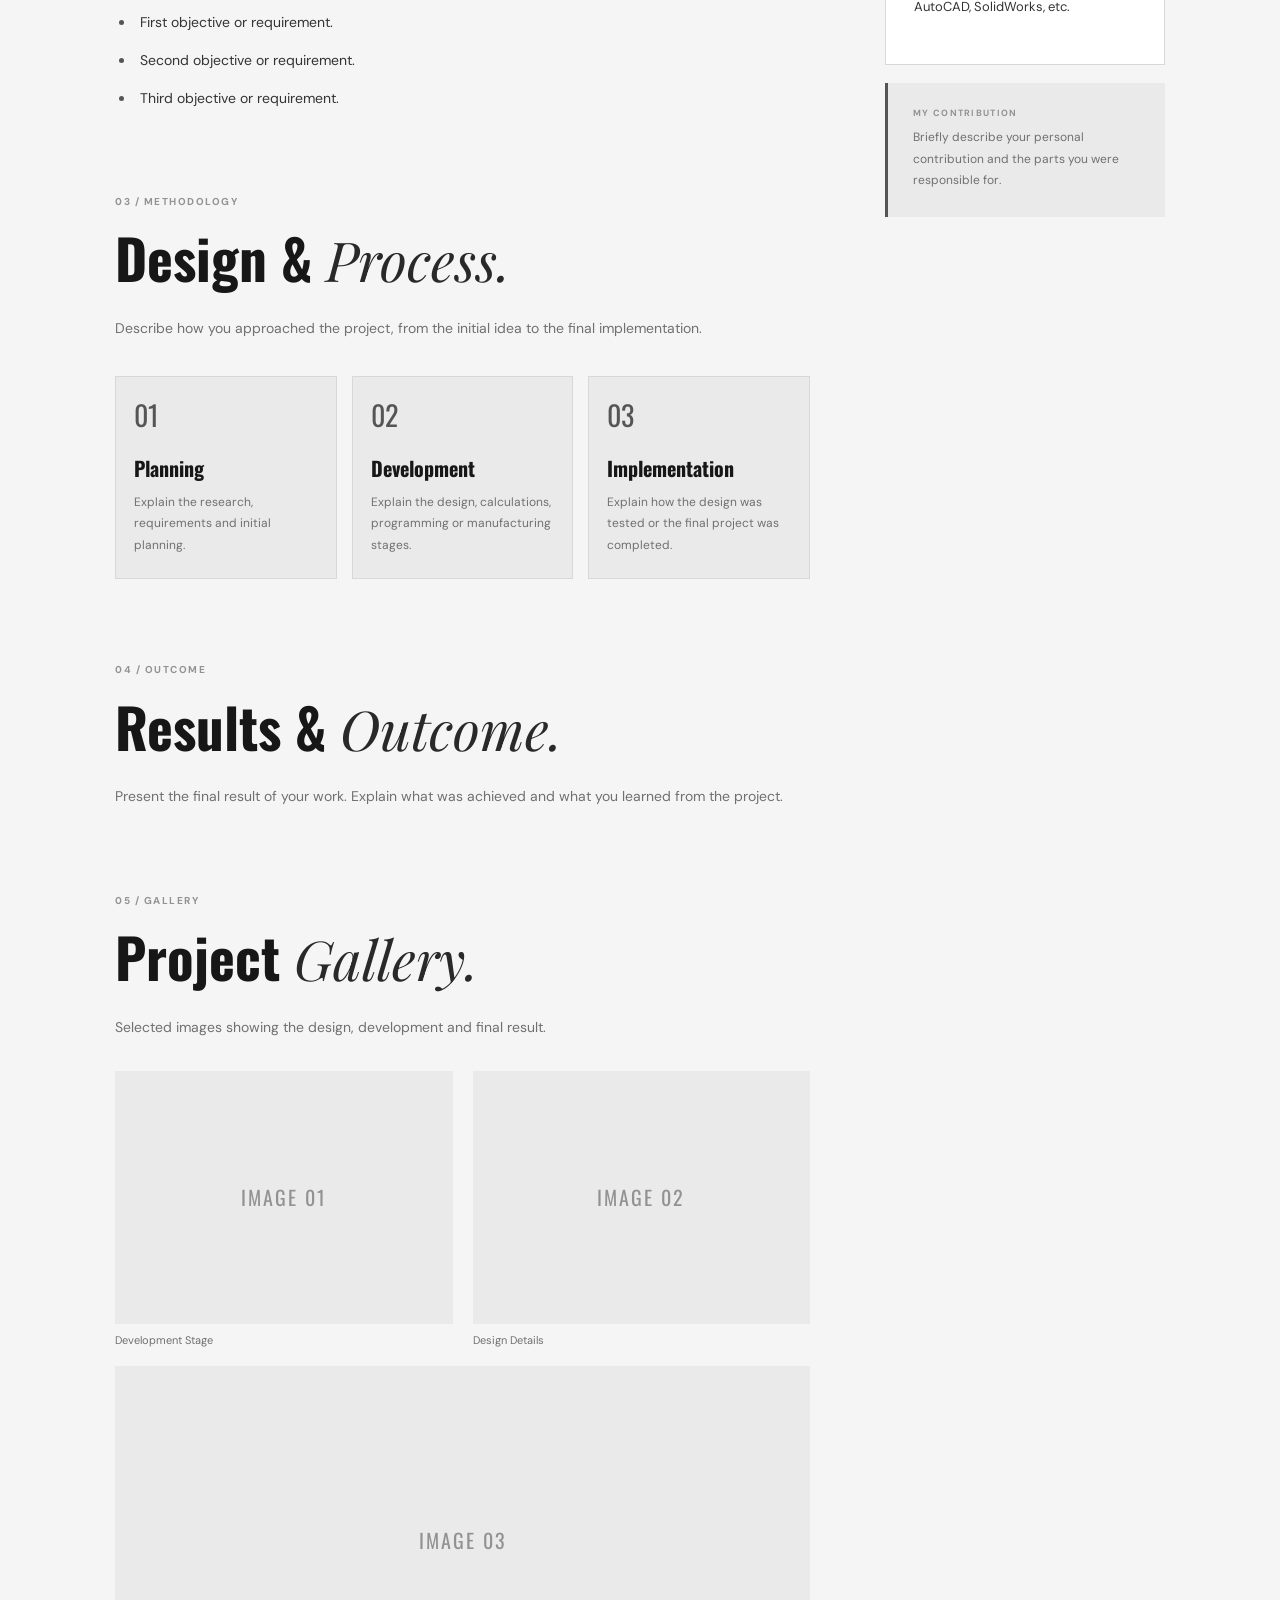
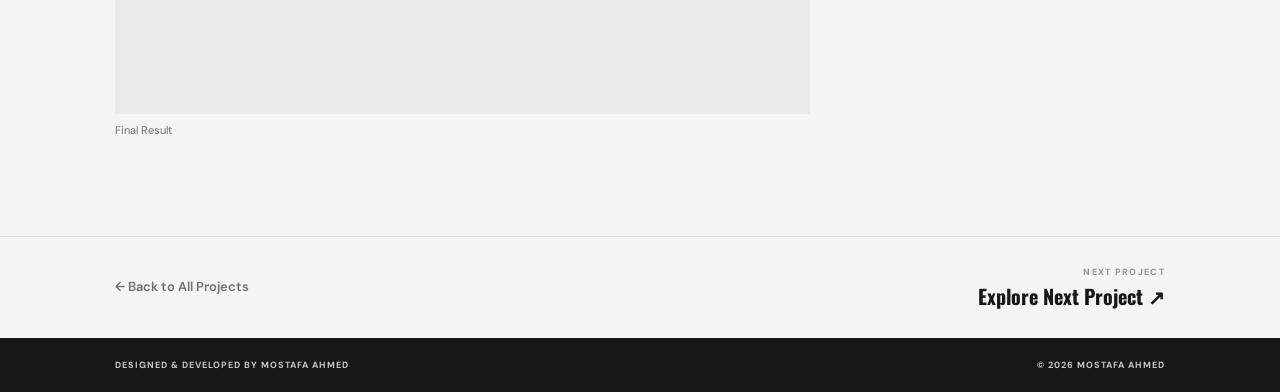
<file: projects/project-3.html>
<!DOCTYPE html>
<html lang="en">

<head>
	<meta charset="UTF-8">
	<meta name="viewport" content="width=device-width, initial-scale=1.0">

	<title>Project Name One | Mostafa Ahmed</title>

	<meta name="description" content="A detailed engineering project by Mostafa Ahmed.">

	<link rel="preconnect" href="https://fonts.googleapis.com">
	<link rel="preconnect" href="https://fonts.gstatic.com" crossorigin>
	<link rel="icon" type="image/png" href="../images/favicon.png">
	<link
		href="https://fonts.googleapis.com/css2?family=DM+Sans:ital,opsz,wght@0,9..40,100..1000;1,9..40,100..1000&family=Oswald:wght@200..700&family=Playfair+Display:ital,wght@0,400..900;1,400..900&display=swap"
		rel="stylesheet">

	<link rel="stylesheet" href="../CSS/normalize.css">
	<link rel="stylesheet" href="../CSS/main.css">
	<link rel="stylesheet" href="../CSS/project.css">

	<link rel="icon" type="image/png" href="../images/favicon.png">
</head>

<body class="project-page">

	<!-- PROJECT NAVBAR -->

	<header class="project-nav">
		<div class="project-container project-nav-inner">

			<a href="../index.html" class="project-logo">MAA</a>

			<a href="../index.html#projects" class="back-link">
				<span>←</span>
				Back to Projects
			</a>

		</div>
	</header>


	<main>

		<!-- PROJECT HERO -->

		<section class="project-hero">
			<div class="project-container">

				<a href="../index.html#projects" class="project-breadcrumb">
					PORTFOLIO / PROJECTS / PROJECT 01
				</a>

				<div class="project-heading">

					<div class="project-heading-content">

						<div class="project-meta">
							<span class="project-category">MECHANICAL DESIGN</span>
							<span class="project-year">2026</span>
						</div>

						<h1>Project Name <span>One.</span></h1>

						<p class="project-lead">
							Write a short introduction explaining what
							this project is about and what makes it important.
						</p>

					</div>

					<span class="project-index">PROJECT 01 / 04</span>

				</div>


				<!-- MAIN PROJECT IMAGE -->

				<div class="project-cover">

					<div class="project-cover-placeholder">
						<span>PROJECT COVER IMAGE</span>
						<small>Replace this area with your main project image</small>
					</div>

					<!--
                    <img
                        src="../images/project-1/cover.jpg"
                        alt="Main view of the project">
                    -->

				</div>

			</div>
		</section>


		<!-- PROJECT CONTENT -->

		<section class="project-content">
			<div class="project-container project-layout">


				<!-- MAIN CONTENT -->

				<div class="project-main">

					<!-- OVERVIEW -->

					<section class="project-section" id="overview">

						<span class="project-section-label">01 / OVERVIEW</span>

						<h2>About the <span>Project.</span></h2>

						<p>
							Introduce your project here. Explain its main idea,
							what it does, and the engineering field it belongs to.
						</p>

						<p>
							Describe the background of the project and why
							you decided to work on it.
						</p>

					</section>


					<!-- PROBLEM & OBJECTIVES -->

					<section class="project-section" id="objectives">

						<span class="project-section-label">02 / OBJECTIVES</span>

						<h2>The <span>Challenge.</span></h2>

						<p>
							Explain the problem you wanted to solve or
							the requirements that guided the project.
						</p>

						<ul class="project-bullet-list">
							<li>First objective or requirement.</li>
							<li>Second objective or requirement.</li>
							<li>Third objective or requirement.</li>
						</ul>

					</section>


					<!-- DESIGN & PROCESS -->

					<section class="project-section" id="process">

						<span class="project-section-label">03 / METHODOLOGY</span>

						<h2>Design & <span>Process.</span></h2>

						<p>
							Describe how you approached the project,
							from the initial idea to the final implementation.
						</p>

						<div class="project-steps">

							<article class="project-step">
								<span>01</span>
								<h3>Planning</h3>
								<p>
									Explain the research, requirements
									and initial planning.
								</p>
							</article>

							<article class="project-step">
								<span>02</span>
								<h3>Development</h3>
								<p>
									Explain the design, calculations,
									programming or manufacturing stages.
								</p>
							</article>

							<article class="project-step">
								<span>03</span>
								<h3>Implementation</h3>
								<p>
									Explain how the design was tested
									or the final project was completed.
								</p>
							</article>

						</div>

					</section>


					<!-- RESULTS -->

					<section class="project-section" id="results">

						<span class="project-section-label">04 / OUTCOME</span>

						<h2>Results & <span>Outcome.</span></h2>

						<p>
							Present the final result of your work.
							Explain what was achieved and what you learned
							from the project.
						</p>

					</section>


					<!-- PROJECT GALLERY -->

					<section class="project-section" id="gallery">

						<span class="project-section-label">05 / GALLERY</span>

						<h2>Project <span>Gallery.</span></h2>

						<p>
							Selected images showing the design,
							development and final result.
						</p>

						<div class="project-gallery">

							<figure>
								<div class="gallery-placeholder">
									IMAGE 01
								</div>
								<!--
                                <img
                                    src="../images/project-1/image-1.jpg"
                                    alt="Project development stage">
                                -->
								<figcaption>Development Stage</figcaption>
							</figure>

							<figure>
								<div class="gallery-placeholder">
									IMAGE 02
								</div>
								<!--
                                <img
                                    src="../images/project-1/image-2.jpg"
                                    alt="Project design details">
                                -->
								<figcaption>Design Details</figcaption>
							</figure>

							<figure class="gallery-wide">
								<div class="gallery-placeholder">
									IMAGE 03
								</div>
								<!--
                                <img
                                    src="../images/project-1/image-3.jpg"
                                    alt="Final project result">
                                -->
								<figcaption>Final Result</figcaption>
							</figure>

						</div>

					</section>

				</div>


				<!-- PROJECT SIDEBAR -->

				<aside class="project-sidebar">

					<div class="project-facts">

						<h3>Project Information</h3>

						<div class="project-fact">
							<span>CATEGORY</span>
							<p>Mechanical Design</p>
						</div>

						<div class="project-fact">
							<span>YEAR</span>
							<p>2026</p>
						</div>

						<div class="project-fact">
							<span>MY ROLE</span>
							<p>Project Designer</p>
						</div>

						<div class="project-fact">
							<span>TEAM</span>
							<p>Individual / Team Project</p>
						</div>

						<div class="project-fact">
							<span>TOOLS & SOFTWARE</span>
							<p>AutoCAD, SolidWorks, etc.</p>
						</div>

					</div>


					<div class="project-sidebar-note">
						<span>MY CONTRIBUTION</span>

						<p>
							Briefly describe your personal contribution
							and the parts you were responsible for.
						</p>
					</div>

				</aside>

			</div>
		</section>


		<!-- PROJECT NAVIGATION -->

		<section class="project-navigation">
			<div class="project-container">

				<a href="../index.html#projects" class="all-projects-link">
					← Back to All Projects
				</a>

				<a href="project-2.html" class="next-project-link">
					<span>NEXT PROJECT</span>
					<strong>Explore Next Project ↗</strong>
				</a>

			</div>
		</section>

	</main>


	<!-- FOOTER -->

	<footer class="project-footer">
		<div class="project-container">

			<span>DESIGNED & DEVELOPED BY MOSTAFA AHMED</span>

			<span>© 2026 MOSTAFA AHMED</span>

		</div>
	</footer>

</body>

</html>
</file>
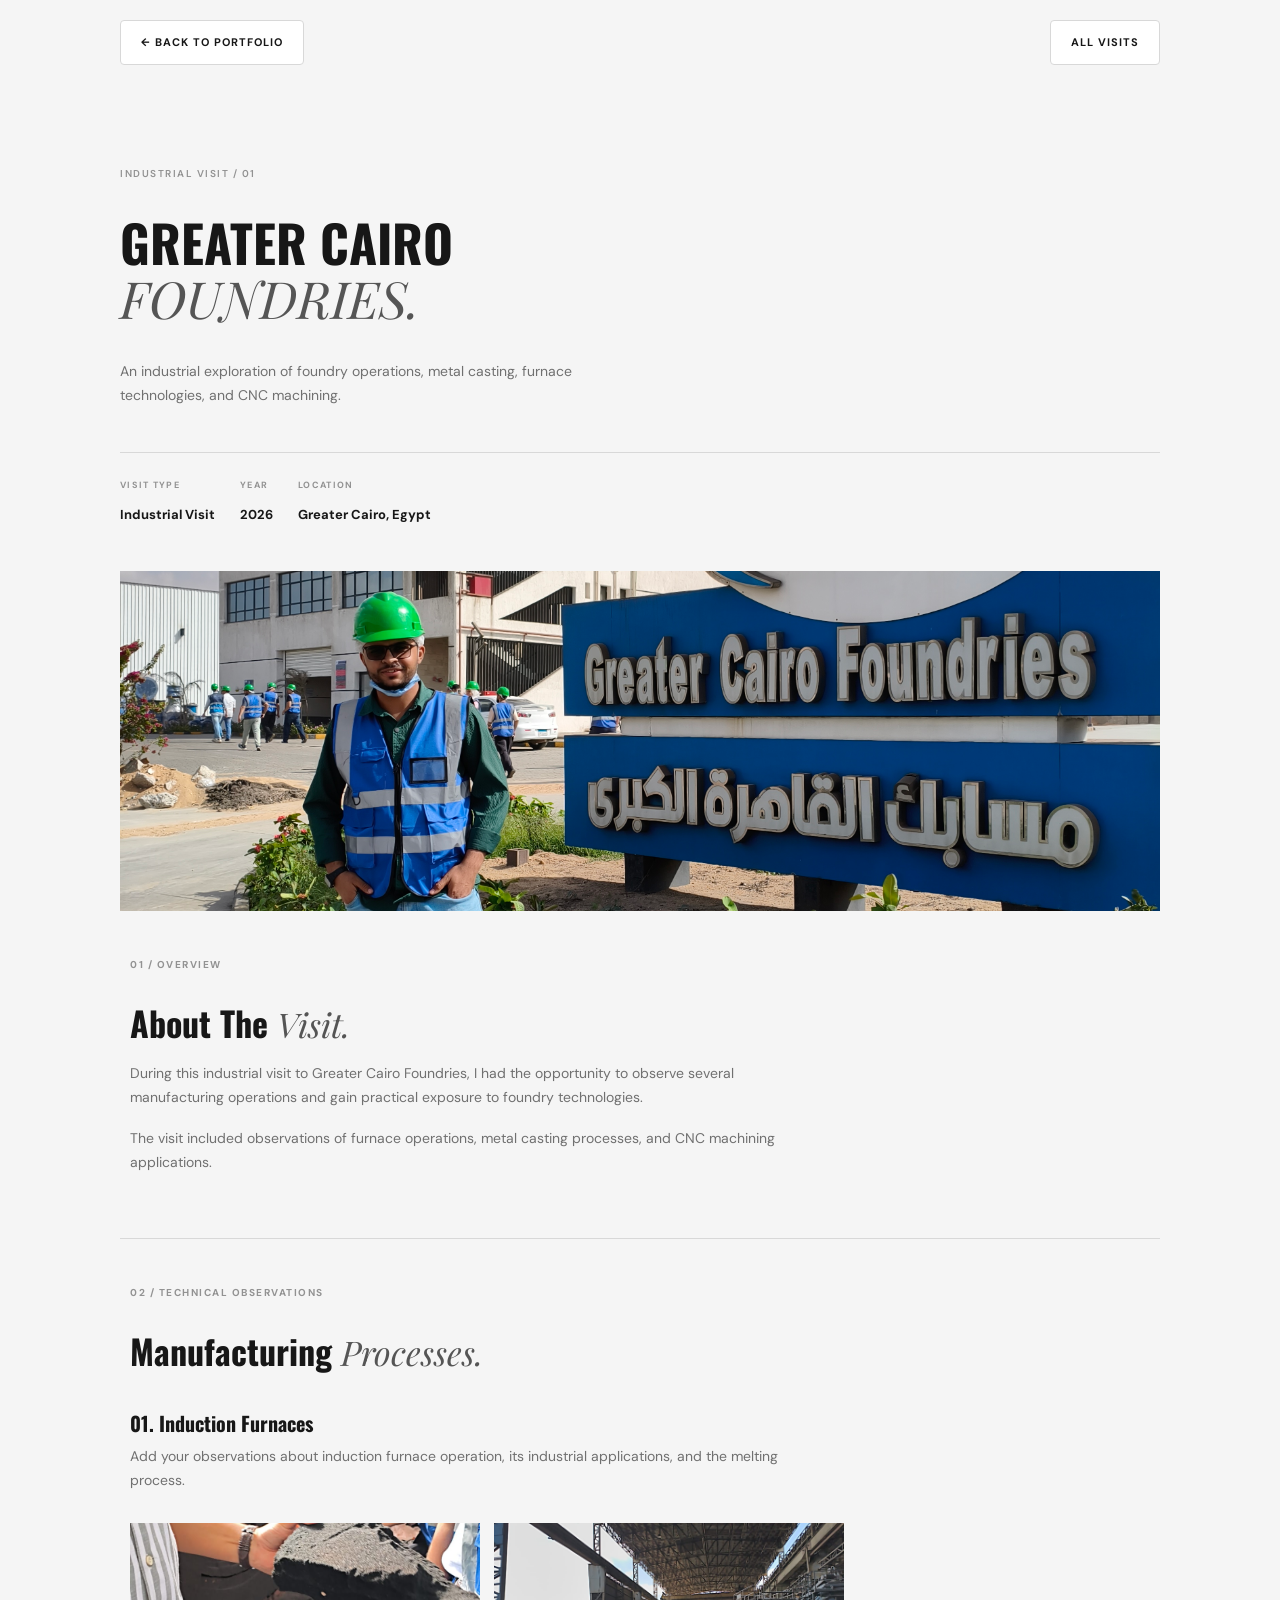
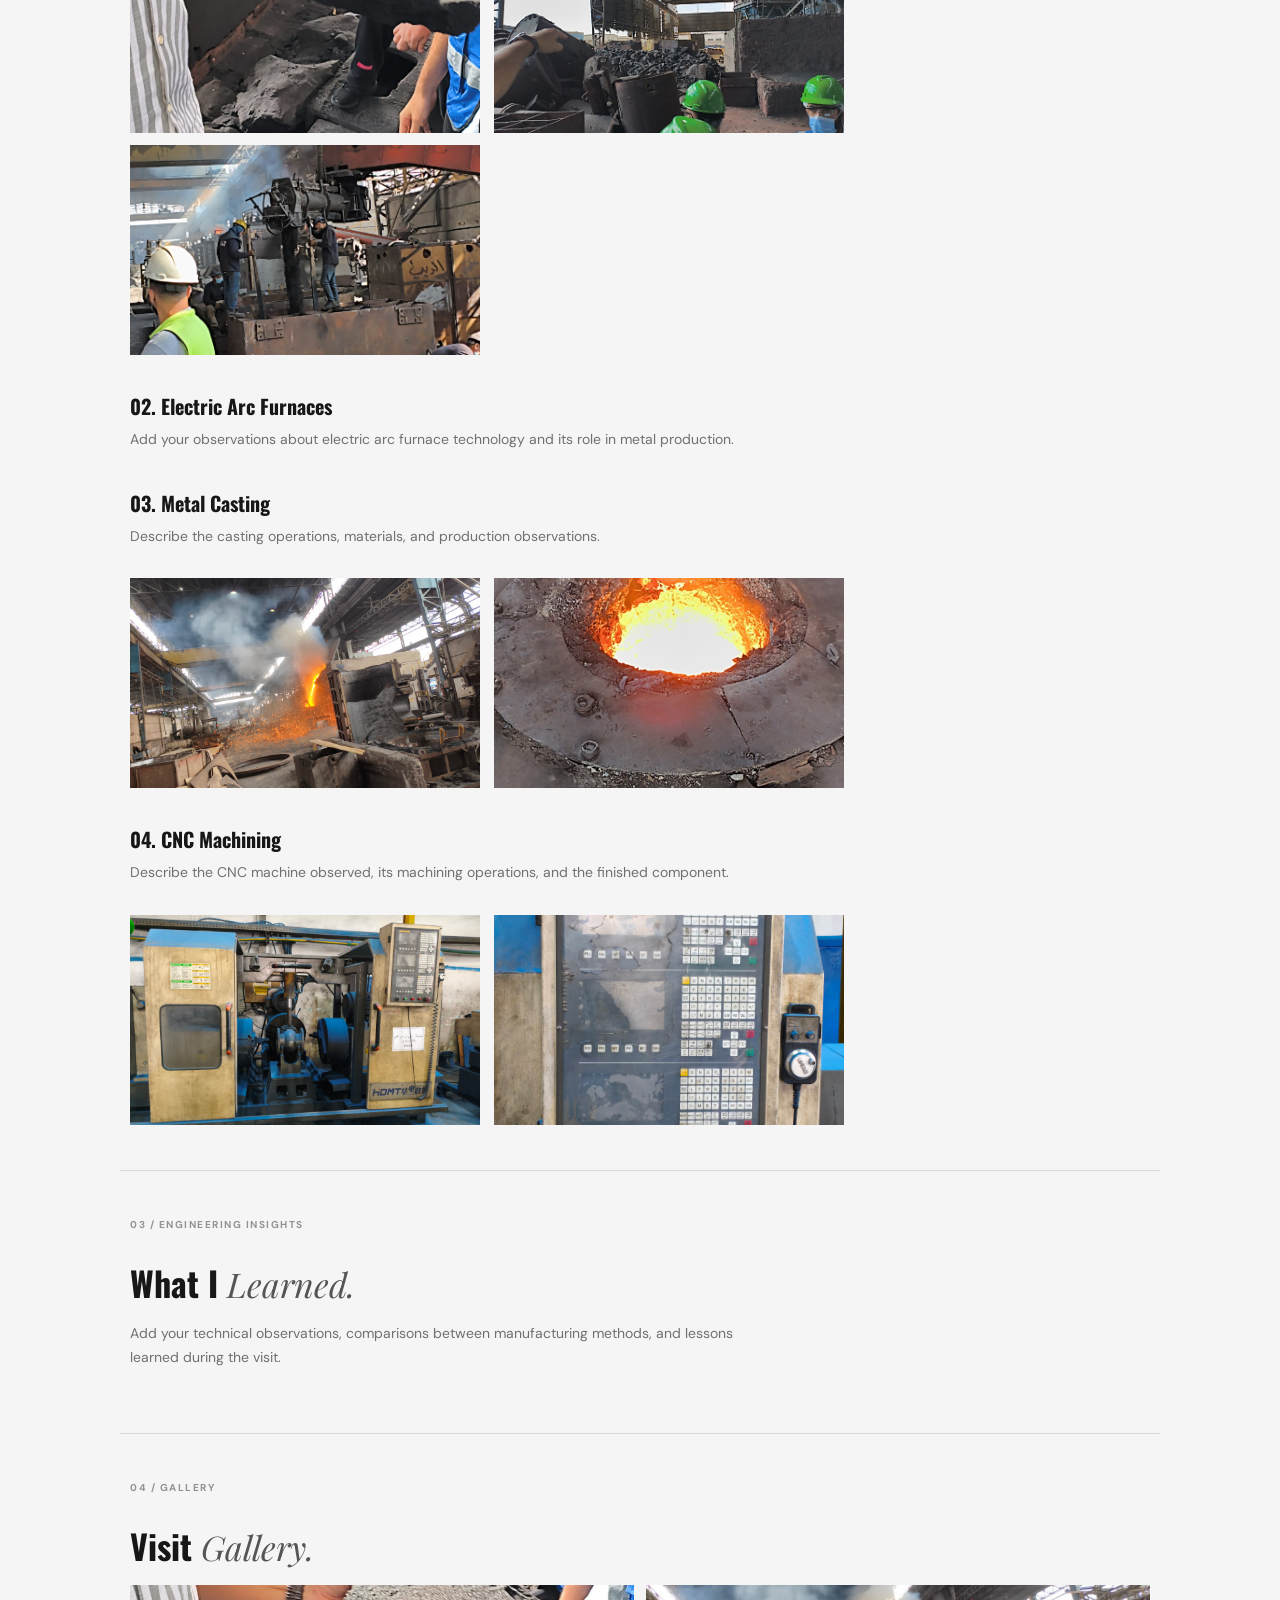
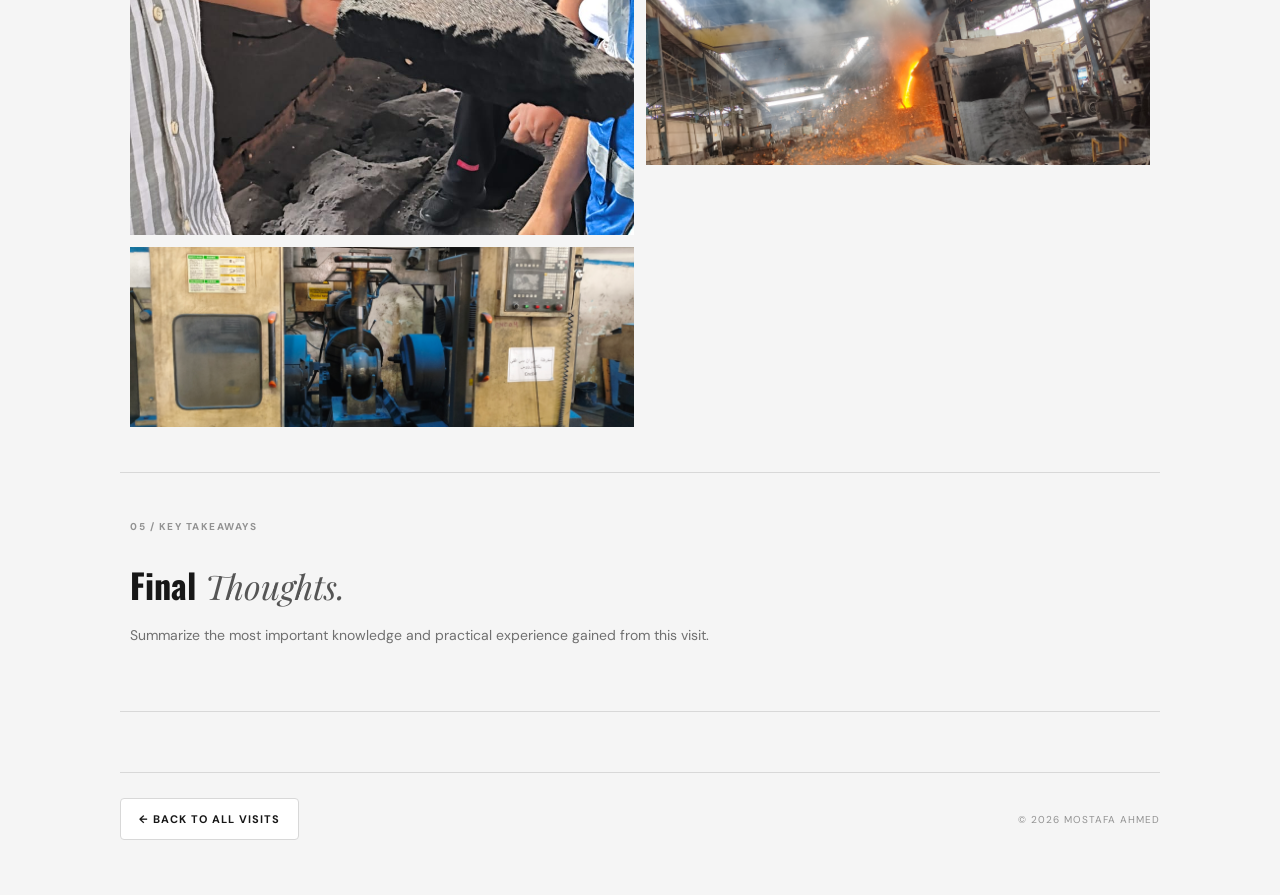
<file: Visits/greater-cairo-foundries.html>
<!DOCTYPE html>
<html lang="en">

<head>
	<meta charset="UTF-8">
	<meta name="viewport" content="width=device-width, initial-scale=1.0">

	<title>Greater Cairo Foundries - Mostafa Ahmed</title>

	<link rel="preconnect" href="https://fonts.googleapis.com">
	<link rel="preconnect" href="https://fonts.gstatic.com" crossorigin>

	<link
		href="https://fonts.googleapis.com/css2?family=DM+Sans:wght@400;500;600;700&family=Oswald:wght@400;500;600;700&family=Playfair+Display:ital,wght@0,400;1,400&display=swap"
		rel="stylesheet">

	<link rel="stylesheet" href="../CSS/normalize.css">
	<link rel="stylesheet" href="../CSS/main.css">
	<link rel="stylesheet" href="../CSS/visit-details.css">
	<link rel="stylesheet" href="../CSS/typography.css">

	<link rel="icon" type="image/png" href="../images/favicon.png">
</head>

<body>

	<main class="visit-details">

		<div class="container">

			<!-- NAVIGATION -->

			<header class="experience-page-nav">

				<a href="../index.html#experience" class="back-link">
					← BACK TO PORTFOLIO
				</a>

				<a href="../visits.html" class="back-link">
					ALL VISITS
				</a>

			</header>


			<!-- HERO -->

			<section class="visit-hero">

				<span class="section-number">
					INDUSTRIAL VISIT / 01
				</span>

				<h1>
					GREATER CAIRO<br>
					<span>FOUNDRIES.</span>
				</h1>

				<p>
					An industrial exploration of foundry operations,
					metal casting, furnace technologies, and CNC machining.
				</p>

				<div class="visit-information">

					<div>
						<span>VISIT TYPE</span>
						<strong>Industrial Visit</strong>
					</div>

					<div>
						<span>YEAR</span>
						<strong>2026</strong>
					</div>

					<div>
						<span>LOCATION</span>
						<strong>Greater Cairo, Egypt</strong>
					</div>

				</div>

			</section>


			<!-- COVER IMAGE -->

			<section class="visit-cover">

				<img src="../Images/visits/greater-cairo-foundries/cover.jpg" alt="Greater Cairo Foundries">

			</section>


			<!-- OVERVIEW -->

			<section class="visit-section">

				<div class="visit-section-label">
					01 / OVERVIEW
				</div>

				<div class="visit-section-content">

					<h2>About The <em>Visit.</em></h2>

					<p>
						During this industrial visit to Greater Cairo
						Foundries, I had the opportunity to observe
						several manufacturing operations and gain
						practical exposure to foundry technologies.
					</p>

					<p>
						The visit included observations of furnace
						operations, metal casting processes, and
						CNC machining applications.
					</p>

				</div>

			</section>


			<!-- TECHNICAL OBSERVATIONS -->

			<section class="visit-section">

				<div class="visit-section-label">
					02 / TECHNICAL OBSERVATIONS
				</div>

				<div class="visit-section-content">

					<h2>Manufacturing <em>Processes.</em></h2>

					<article class="technical-topic">

						<h3>01. Induction Furnaces</h3>

						<p>
							Add your observations about induction
							furnace operation, its industrial
							applications, and the melting process.
						</p>

						<img src="../Images/visits/greater-cairo-foundries/furnace-1.jpg" alt="Induction furnace">
						<img src="../Images/visits/greater-cairo-foundries/furnace-2.jpg" alt="Induction furnace">
						<img src="../Images/visits/greater-cairo-foundries/furnace-3.jpg" alt="Induction furnace">

					</article>


					<article class="technical-topic">

						<h3>02. Electric Arc Furnaces</h3>

						<p>
							Add your observations about electric
							arc furnace technology and its role
							in metal production.
						</p>

					</article>


					<article class="technical-topic">

						<h3>03. Metal Casting</h3>

						<p>
							Describe the casting operations,
							materials, and production observations.
						</p>

						<img src="../Images/visits/greater-cairo-foundries/casting-1.jpg" alt="Metal casting process">
						<img src="../Images/visits/greater-cairo-foundries/casting-2.jpg" alt="Metal casting process">

					</article>


					<article class="technical-topic">

						<h3>04. CNC Machining</h3>

						<p>
							Describe the CNC machine observed,
							its machining operations, and
							the finished component.
						</p>
						<img src="../Images/visits/greater-cairo-foundries/cnc-1.jpg" alt="CNC machining operation">
						<img src="../Images/visits/greater-cairo-foundries/cnc-2.jpg" alt="CNC machining operation">


					</article>

				</div>

			</section>


			<!-- ENGINEERING INSIGHTS -->

			<section class="visit-section">

				<div class="visit-section-label">
					03 / ENGINEERING INSIGHTS
				</div>

				<div class="visit-section-content">

					<h2>What I <em>Learned.</em></h2>

					<p>
						Add your technical observations,
						comparisons between manufacturing methods,
						and lessons learned during the visit.
					</p>

				</div>

			</section>


			<!-- GALLERY -->

			<section class="visit-section">

				<div class="visit-section-label">
					04 / GALLERY
				</div>

				<div class="visit-section-content">

					<h2>Visit <em>Gallery.</em></h2>

					<div class="visit-gallery">

						<img src="../Images/visits/greater-cairo-foundries/furnace-1.jpg" alt="Foundry furnace">

						<img src="../Images/visits/greater-cairo-foundries/casting-1.jpg" alt="Metal casting">

						<img src="../Images/visits/greater-cairo-foundries/cnc-1.jpg" alt="CNC machining">

					</div>

				</div>

			</section>


			<!-- CONCLUSION -->

			<section class="visit-section">

				<div class="visit-section-label">
					05 / KEY TAKEAWAYS
				</div>

				<div class="visit-section-content">

					<h2>Final <em>Thoughts.</em></h2>

					<p>
						Summarize the most important knowledge
						and practical experience gained from this visit.
					</p>

				</div>

			</section>


			<!-- FOOTER -->

			<footer class="experience-page-footer">

				<a href="../visits.html">
					← BACK TO ALL VISITS
				</a>

				<span>© 2026 MOSTAFA AHMED</span>

			</footer>

		</div>

	</main>

</body>

</html>
</file>
<file: CSS/main.css>
:root {
    /* BACKGROUND & SURFACES */
    --color-background: #F5F5F5;
    --color-surface: #FFFFFF;
    --color-section: #EAEAEA;
    --color-section-dark: #DCDCDC;

    /* PRIMARY COLORS */
    --color-primary: #171717;
    --color-accent: #555555;
    --color-accent-dark: #292929;
    --color-accent-light: #C8C8C8;

    /* TEXT COLORS */
    --color-text: #333333;
    --color-text-muted: #707070;
    --color-muted: #929292;

    /* BORDERS */
    --color-border: #D8D8D8;

    /* TYPOGRAPHY */
    --font-body: 'DM Sans', sans-serif;
    --font-heading: 'Oswald', sans-serif;
    --font-accent: 'Playfair Display', serif;

    /* LAYOUT */
    --container-width: 1170px;

    /* SHADOWS */
    --shadow-soft: 0 4px 10px rgba(0, 0, 0, 0.06);
    --shadow-card: 0 15px 30px rgba(0, 0, 0, 0.10);
}


* {
    box-sizing: border-box;
    margin: 0;
    padding: 0;
}

html {
    scroll-behavior: smooth;
}

html,
body {
    width: 100%;
    min-height: 100%;
    overflow-x: hidden;
    font-family: var(--font-body);
    color: var(--color-primary);
    background: var(--color-background);
}

::selection {
    background-color: var(--color-accent-light);
    color: var(--color-primary);
}

::-moz-selection {
    background-color: var(--color-accent-light);
    color: var(--color-primary);
}

.container {
    width: 100%;
    max-width: var(--container-width);
    padding: 0 15px;
    margin-left: auto;
    margin-right: auto;
}

.main-panel {
    width: 100%;
    min-height: 100vh;
    background: linear-gradient(180deg, var(--color-background) 0%, #F0F5EF 55%, var(--color-section-dark) 100%);
    display: flex;
    flex-direction: column;
}

/* NAVBAR */

.navbar {
    width: 100%;
    padding: 25px 0;
    position: relative;
    z-index: 10;
}

.navbar .container {
    display: flex;
    justify-content: space-between;
    align-items: center;
}

.navbar .logo {
    font-size: 24px;
    font-weight: 700;
    text-decoration: none;
    color: var(--color-primary);
    transition: color 0.3s ease;
}

.navbar .logo:hover {
    color: var(--color-accent-dark);
}

.navbar .links {
    position: relative;
}

.navbar .links .icon {
    display: none;
}

.navbar .links ul {
    list-style: none;
    position: static;
    display: flex;
    align-items: center;
    gap: 0;
    min-width: 0;
    padding: 0;
    margin: 0;
    background: transparent;
    box-shadow: none;
}

.navbar .links ul::before {
    display: none;
}

.navbar .links ul li a {
    display: block;
    padding: 8px 0;
    text-decoration: none;
    color: var(--color-text-muted);
    background: transparent;
    font-size: 14px;
    transition: color 0.3s ease;
}

.navbar .links ul li {
    display: flex;
    align-items: center;
}

.navbar .links ul li:not(:last-child)::after {
    content: "|";
    color: var(--color-muted);
    font-weight: 400;
    margin: 0 clamp(12px, 1.5vw, 20px);
}

.navbar .links ul li a:hover {
    color: var(--color-accent-dark);
}

.navbar .links ul li a:focus-visible {
    outline: 2px solid var(--color-accent);
    outline-offset: 5px;
}

.navbar .links ul li:not(:last-child) a {
    border-bottom: none;
}

/* TABLET & MOBILE NAVIGATION */

@media (max-width: 767px) {
    .navbar .links .icon {
        width: 30px;
        display: flex;
        flex-wrap: wrap;
        justify-content: flex-end;
        cursor: pointer;
    }

    .navbar .links .icon span {
        display: block;
        height: 2px;
        margin-bottom: 5px;
        background-color: var(--color-primary);
        transition: width 0.3s ease;
    }

    .navbar .links .icon span:first-child {
        width: 100%;
    }

    .navbar .links .icon span:nth-child(2) {
        width: 75%;
    }

    .navbar .links .icon span:last-child {
        width: 50%;
        margin-bottom: 0;
    }

    .navbar .links:hover .icon span:nth-child(2),
    .navbar .links:hover .icon span:last-child,
    .navbar .links:focus-within .icon span:nth-child(2),
    .navbar .links:focus-within .icon span:last-child {
        width: 100%;
    }

    .navbar .links ul {
        position: absolute;
        top: calc(100% + 15px);
        right: 0;
        min-width: 200px;
        display: none;
        flex-direction: column;
        align-items: stretch;
        gap: 0;
        padding: 0;
        margin: 0;
        background-color: var(--color-surface);
        box-shadow: var(--shadow-card);
        z-index: 20;
    }

    .navbar .links ul::before {
        display: block;
        content: "";
        position: absolute;
        right: 5px;
        top: -20px;
        border-style: solid;
        border-width: 10px;
        border-color: transparent transparent var(--color-surface) transparent;
    }

    .navbar .links:hover ul,
    .navbar .links:focus-within ul {
        display: flex;
    }

    .navbar .links ul li {
        width: 100%;
    }

    .navbar .links ul li a {
        display: block;
        width: 100%;
    }

    .navbar .links ul li a {
        display: block;
        padding: 15px;
        color: var(--color-text-muted);
        background-color: var(--color-surface);
        transition: 0.3s;
    }

    @media (hover: hover) {
        .navbar .links ul li:hover>a {
            padding-left: 25px;
            color: #FFFFFF;
            background-color: var(--color-accent-dark);
            transform: translateY(-3px);
            box-shadow: 0 5px 12px rgba(32, 55, 42, 0.15);
        }
    }

    .navbar .links ul li:not(:last-child)::after {
        display: none;
        content: none;
    }
}

/* HERO SECTION */

.hero {
    flex: 1;
    width: 100%;
    display: flex;
    flex-direction: column;
    position: relative;
}

.hero .container {
    flex: 1;
    min-height: calc(100vh - 80px);
    padding-top: 10px;
    padding-bottom: 40px;
    display: grid;
    grid-template-columns: 1fr auto 1fr;
    grid-template-rows: auto auto 1fr;
    grid-template-areas:
        "hey-left image hey-right"
        "info     image ."
        "name     image job";
    align-items: end;
    column-gap: 15px;
    position: relative;
}

/* HERO GREETING */

.hero-hey-left,
.hero-hey-right {
    position: absolute;
    top: 30%;
    font-family: var(--font-accent);
    font-size: clamp(45px, 6vw, 90px);
    font-style: italic;
    line-height: 1;
    color: var(--color-accent-dark);
    z-index: 2;
    white-space: nowrap;
}

.hero-hey-left {
    right: calc(50% + 85px);
    transform: translateY(-50%);
}

.hero-hey-right {
    left: calc(50% + 85px);
    transform: translateY(-50%);
}

/* HERO INFORMATION */

.hero-info-group {
    grid-area: info;
    align-self: start;
    display: flex;
    flex-direction: column;
    gap: 12px;
    max-width: 260px;
    margin-top: 25px;
}

.availability {
    width: fit-content;
    display: flex;
    align-items: center;
    gap: 8px;
    padding: 8px 14px;
    background: var(--color-surface);
    color: var(--color-text);
    border: 1px solid var(--color-border);
    border-radius: 30px;
    font-size: 11px;
    box-shadow: var(--shadow-soft);
}

.status-dot {
    width: 8px;
    height: 8px;
    background-color: black;
    box-shadow: var(--shadow-soft);
    border-radius: 50%;
    flex-shrink: 0;
}

.specialization {
    font-size: 12px;
    line-height: 1.5;
    color: var(--color-text-muted);
}

/* PROFILE IMAGE */

.profile-image {
    grid-area: image;
    align-self: end;
    height: 75vh;
    max-height: 650px;
    min-height: 420px;
    display: flex;
    justify-content: center;
    align-items: flex-end;
    pointer-events: none;
}

.profile-image img {
    display: block;
    height: 100%;
    width: auto;
    max-width: 100%;
    object-fit: contain;
    object-position: bottom center;
    -webkit-mask-image: linear-gradient(to bottom, rgba(0, 0, 0, 1) 45%, rgba(0, 0, 0, 0.8) 65%, rgba(0, 0, 0, 0.4) 85%, rgba(0, 0, 0, 0) 100%);
    mask-image: linear-gradient(to bottom, rgba(0, 0, 0, 1) 45%, rgba(0, 0, 0, 0.8) 65%, rgba(0, 0, 0, 0.4) 85%, rgba(0, 0, 0, 0) 100%);
}

/* HERO NAME */

.hero-name {
    grid-area: name;
    justify-self: start;
    align-self: end;
}

.hero-name h2 {
    color: var(--color-primary);
    font-family: var(--font-heading);
    font-size: clamp(30px, 3vw, 80px);
    font-weight: 700;
    line-height: 1.2;
    letter-spacing: 1px;
}

/* HERO JOB */

.hero-job {
    grid-area: job;
    justify-self: end;
    align-self: end;
    text-align: right;
}

.hero-job h2 {
    color: var(--color-primary);
    font-family: var(--font-heading);
    font-size: clamp(35px, 3vw, 80px);
    font-weight: 700;
    line-height: 1.2;
    letter-spacing: 1px;
}

/* HERO TABLET */

@media (min-width: 576px) and (max-width: 991px) {
    .hero .container {
        position: relative;
        min-height: calc(100vh - 80px);
        display: grid;
        grid-template-columns: minmax(0, 1fr) minmax(220px, 42%) minmax(0, 1fr);
        grid-template-rows: auto 1fr;
        grid-template-areas:
            "info info info"
            "name image job";
        align-items: end;
        column-gap: 8px;
        padding-top: 20px;
        padding-bottom: 35px;
    }

    .hero-info-group {
        grid-area: info;
        align-items: center;
        text-align: center;
        max-width: 350px;
        margin: 0 auto 15px;
    }

    .profile-image {
        grid-area: image;
        height: 100vh;
        min-height: 410px;
        max-height: 440px;
        width: 100%;
        justify-self: center;
        align-self: end;
    }

    .profile-image img {
        height: 100%;
        width: auto;
        max-width: 100%;
        object-fit: contain;
        object-position: bottom center;
    }

    .hero-name {
        grid-area: name;
        justify-self: end;
        align-self: end;
        text-align: right;
        margin-bottom: 35px;
        padding-right: 5px;
    }

    .hero-name h2 {
        font-size: clamp(27px, 4vw, 43px);
        line-height: 1.15;
        letter-spacing: 0.5px;
    }

    .hero-job {
        grid-area: job;
        justify-self: start;
        align-self: end;
        text-align: left;
        margin-bottom: 35px;
        padding-left: 5px;
    }

    .hero-job h2 {
        font-size: clamp(27px, 4vw, 43px);
        line-height: 1.15;
        letter-spacing: 0.5px;
    }

    .hero-hey-left,
    .hero-hey-right {
        position: absolute;
        top: 40%;
        font-size: clamp(35px, 5.5vw, 60px);
        z-index: 3;
        white-space: nowrap;
    }

    .hero-hey-left {
        left: auto;
        right: calc(50% + 60px);
        transform: translateY(-50%);
        padding: 0;
    }

    .hero-hey-right {
        right: auto;
        left: calc(50% + 60px);
        transform: translateY(-50%);
        padding: 0;
    }
}

/* HERO MOBILE */

@media (max-width: 575px) {
    .hero .container {
        min-height: auto;
        grid-template-columns: 1fr;
        grid-template-rows: auto;
        grid-template-areas:
            "info"
            "hey-left"
            "hey-right"
            "image"
            "name"
            "job";
        row-gap: 15px;
        padding-top: 15px;
        padding-bottom: 30px;
    }

    .hero-info-group {
        align-items: center;
        text-align: center;
        max-width: 100%;
        margin: 0 auto;
    }

    .hero-hey-left,
    .hero-hey-right {
        position: absolute;
        top: 28%;
        font-family: var(--font-accent);
        font-size: clamp(24px, 6vw, 32px);
        font-style: italic;
        line-height: 1;
        white-space: nowrap;
        z-index: 3;
    }

    .hero-hey-left {
        left: auto;
        right: calc(50% + 50px);
        transform: translateY(-50%);
    }

    .hero-hey-right {
        right: auto;
        left: calc(50% + 65px);
        transform: translateY(-50%);
    }

    .profile-image {
        height: 100vh;
        min-height: 280px;
        max-height: 380px;
        margin: 0 auto;
    }

    .profile-image img {
        max-width: 100%;
    }

    .hero-name,
    .hero-job {
        justify-self: center;
        align-self: center;
        text-align: center;
    }

    .hero-name h2,
    .hero-job h2 {
        font-size: clamp(32px, 9vw, 48px);
        line-height: 1;
    }

    .navbar {
        padding: 20px 0;
    }

    .navbar .logo {
        font-size: 22px;
    }

    .navbar .links ul {
        min-width: 180px;
    }
}

/* SMALL MOBILE */

@media (max-width: 360px) {

    .hero-hey-left,
    .hero-hey-right {
        font-size: 42px;
    }

    .hero-name h2,
    .hero-job h2 {
        font-size: 30px;
    }

    .availability {
        font-size: 10px;
        padding: 7px 10px;
    }

    .profile-image {
        min-height: 250px;
    }
}

/* ABOUT SECTION */

.about {
    width: 100%;
    padding: 100px 0 120px;
    background: var(--color-background);
    position: relative;
}

.about-header {
    display: flex;
    align-items: center;
    gap: 20px;
    margin-bottom: 65px;
}

.section-number {
    font-family: var(--font-body);
    font-size: 12px;
    font-weight: 600;
    letter-spacing: 2px;
    color: var(--color-muted);
    white-space: nowrap;
}

.about-line {
    flex: 1;
    height: 1px;
    background: var(--color-border);
}

.about-content {
    display: grid;
    grid-template-columns: 1fr 1fr;
    gap: 70px;
    align-items: start;
}

.about-title h2 {
    font-family: var(--font-heading);
    font-size: clamp(65px, 8vw, 110px);
    font-weight: 700;
    line-height: 0.95;
    letter-spacing: -2px;
    color: var(--color-primary);
}

.about-title h2 span {
    font-family: var(--font-accent);
    font-style: italic;
    font-weight: 400;
    color: var(--color-accent);
}

.about-quote {
    max-width: 340px;
    margin-top: 35px;
    font-family: var(--font-accent);
    font-size: 18px;
    font-style: italic;
    line-height: 1.6;
    color: var(--color-text-muted);
}

.about-description {
    padding-top: 10px;
}

.about-description h3 {
    font-family: var(--font-heading);
    font-size: clamp(25px, 3vw, 36px);
    font-weight: 500;
    margin-bottom: 25px;
    color: var(--color-primary);
}

.about-description h3 span {
    color: var(--color-accent-dark);
}

.about-description p {
    font-family: var(--font-body);
    font-size: 15px;
    line-height: 1.9;
    color: var(--color-text-muted);
    margin-bottom: 18px;
}

.about-details {
    display: grid;
    grid-template-columns: 1fr 1fr;
    gap: 25px 20px;
    margin-top: 40px;
    padding-top: 30px;
    border-top: 1px solid var(--color-border);
}

.detail-item {
    display: flex;
    flex-direction: column;
    gap: 8px;
}

.detail-label {
    font-family: var(--font-body);
    font-size: 10px;
    font-weight: 700;
    letter-spacing: 1.5px;
    color: var(--color-muted);
}

.detail-value {
    font-family: var(--font-body);
    font-size: 14px;
    font-weight: 600;
    color: var(--color-primary);
}

/* ABOUT TABLET */

@media (min-width: 576px) and (max-width: 991px) {
    .about {
        padding: 80px 0 90px;
    }

    .about-header {
        margin-bottom: 45px;
    }

    .about-content {
        grid-template-columns: 0.9fr 1.1fr;
        gap: 35px;
    }

    .about-title h2 {
        font-size: clamp(55px, 8vw, 80px);
    }

    .about-quote {
        font-size: 16px;
    }

    .about-description p {
        font-size: 14px;
    }

    .about-details {
        gap: 20px 12px;
    }

    .detail-value {
        font-size: 12px;
    }
}

/* ABOUT MOBILE */

@media (max-width: 575px) {
    .about {
        padding: 65px 0 75px;
    }

    .about-header {
        margin-bottom: 40px;
    }

    .about-content {
        grid-template-columns: 1fr;
        gap: 35px;
    }

    .about-title h2 {
        font-size: clamp(60px, 15vw, 85px);
    }

    .about-quote {
        margin-top: 20px;
        font-size: 16px;
    }

    .about-description {
        padding-top: 0;
    }

    .about-description h3 {
        font-size: 28px;
    }

    .about-description p {
        font-size: 14px;
        line-height: 1.8;
    }

    .about-details {
        gap: 25px 12px;
        margin-top: 30px;
        padding-top: 25px;
    }

    .detail-value {
        font-size: 12px;
    }
}

/* ABOUT SMALL MOBILE */

@media (max-width: 360px) {
    .about-title h2 {
        font-size: 55px;
    }

    .about-details {
        grid-template-columns: 1fr;
    }
}

/* FEATURED PROJECTS */

.projects {
    width: 100%;
    padding: 110px 0 100px;
    background: var(--color-section);
}

.projects-header {
    display: flex;
    justify-content: space-between;
    align-items: end;
    gap: 30px;
    margin-bottom: 55px;
}

.projects-header .section-number {
    display: block;
    margin-bottom: 20px;
}

.projects-header h2 {
    font-family: var(--font-heading);
    font-size: clamp(55px, 7vw, 90px);
    line-height: 0.95;
    font-weight: 700;
    color: var(--color-primary);
}

.projects-header h2 span {
    font-family: var(--font-accent);
    font-style: italic;
    font-weight: 400;
    color: var(--color-accent-dark);
}

.projects-intro {
    max-width: 250px;
    font-size: 14px;
    line-height: 1.8;
    color: var(--color-text-muted);
    margin-bottom: 5px;
}

.projects-grid {
    display: grid;
    grid-template-columns: repeat(4, minmax(0, 1fr));
    gap: 25px;
    align-items: stretch;
}


.project-card {
    display: block;
    width: 100%;
    min-width: 0;
    height: 100%;

    background-color: var(--color-surface);
    padding: 12px;

    text-decoration: none;
    color: inherit;
    cursor: pointer;

    transition:
        transform 0.3s ease,
        box-shadow 0.3s ease;
}

.project-card:hover {
    transform: translateY(-7px);
    box-shadow: var(--shadow-card);
}

.project-card:focus-visible {
    outline: 2px solid var(--color-accent);
    outline-offset: 4px;
}


/* .project-card:hover {
    transform: translateY(-7px);
    box-shadow: var(--shadow-card);
} */

.project-image {
    width: 100%;
    aspect-ratio: 4 / 3;
    position: relative;
    overflow: hidden;
    background: var(--color-section-dark);
    display: flex;
    justify-content: center;
    align-items: center;
}

.project-image img {
    width: 100%;
    height: 100%;
    object-fit: cover;
    display: block;
    transition: transform 0.5s ease;
}

.project-card:hover .project-image img {
    transform: scale(1.05);
}

.project-placeholder {
    font-family: var(--font-heading);
    font-size: 18px;
    letter-spacing: 3px;
    color: var(--color-muted);
}

.project-arrow {
    position: absolute;
    top: 12px;
    right: 12px;
    width: 38px;
    height: 38px;
    display: flex;
    justify-content: center;
    align-items: center;
    background: var(--color-surface);
    border-radius: 50%;
    font-size: 20px;
    color: var(--color-primary);
}

.project-info {
    padding: 22px 10px 15px;
}

.project-meta {
    display: flex;
    justify-content: space-between;
    align-items: center;
    gap: 8px;
    font-size: 9px;
    font-weight: 700;
    letter-spacing: 1px;
    color: var(--color-muted);
}

.project-info h3 {
    font-family: var(--font-heading);
    font-size: 27px;
    font-weight: 600;
    margin-top: 17px;
    margin-bottom: 10px;
    color: var(--color-primary);
}

.project-info p {
    font-size: 13px;
    line-height: 1.7;
    color: var(--color-text-muted);
}

.projects-footer {
    display: flex;
    justify-content: space-between;
    align-items: center;
    margin-top: 50px;
    padding-top: 20px;
    border-top: 1px solid rgba(32, 55, 42, 0.18);
    font-size: 10px;
    font-weight: 700;
    letter-spacing: 1.5px;
    color: var(--color-accent-dark);
}

/* PROJECTS MEDIUM SCREENS */

@media (min-width: 576px) and (max-width: 1199px) {
    .projects-grid {
        grid-template-columns: repeat(2, minmax(0, 1fr));
        gap: 20px;
    }
}

/* PROJECTS TABLET */

@media (min-width: 576px) and (max-width: 991px) {
    .projects {
        padding: 85px 0;
    }

    .projects-header {
        margin-bottom: 40px;
    }

    .projects-header h2 {
        font-size: clamp(50px, 7vw, 70px);
    }

    .project-info h3 {
        font-size: 24px;
    }
}

/* PROJECTS MOBILE */

@media (max-width: 575px) {
    .projects {
        padding: 70px 0;
    }

    .projects-header {
        flex-direction: column;
        align-items: flex-start;
        gap: 20px;
        margin-bottom: 35px;
    }

    .projects-header h2 {
        font-size: clamp(48px, 12vw, 65px);
    }

    .projects-intro {
        max-width: 300px;
        font-size: 13px;
    }

    .projects-grid {
        grid-template-columns: 1fr;
        gap: 25px;
    }

    .project-image {
        aspect-ratio: 4 / 3;
    }

    .project-info {
        padding: 20px 8px 12px;
    }

    .project-info h3 {
        font-size: 25px;
    }

    .projects-footer {
        flex-direction: column;
        align-items: flex-start;
        gap: 12px;
        font-size: 9px;
        line-height: 1.5;
    }
}

/* PROJECTS SMALL MOBILE */

@media (max-width: 360px) {
    .projects-header h2 {
        font-size: 45px;
    }

    .project-meta {
        font-size: 8px;
    }

    .project-info h3 {
        font-size: 23px;
    }
}

/* ACCESSIBILITY */

@media (prefers-reduced-motion: reduce) {
    html {
        scroll-behavior: auto;
    }

    *,
    *::before,
    *::after {
        animation-duration: 0.01ms !important;
        animation-iteration-count: 1 !important;
        transition-duration: 0.01ms !important;
    }
}

/* SKILLS SECTION */

.skills {
    width: 100%;
    padding: 110px 0 120px;
    background: var(--color-background);
}

.skills-header {
    margin-bottom: 55px;
}

.skills-header .section-number {
    display: block;
    margin-bottom: 20px;
}

.skills-header h2 {
    font-family: var(--font-heading);
    font-size: clamp(55px, 7vw, 90px);
    line-height: 0.95;
    color: var(--color-primary);
}

.skills-header h2 span {
    font-family: var(--font-accent);
    font-style: italic;
    font-weight: 400;
    color: var(--color-accent);
}

.skills-header p {
    max-width: 400px;
    margin-top: 20px;
    color: var(--color-text-muted);
    font-size: 14px;
    line-height: 1.8;
}

.skills-grid {
    display: grid;
    grid-template-columns: repeat(3, minmax(0, 1fr));
    gap: 20px;
}

.skill-card {
    padding: 30px;
    background: var(--color-surface);
    border: 1px solid var(--color-border);
    transition: transform 0.3s ease, box-shadow 0.3s ease;
}

.skill-card:hover {
    transform: translateY(-5px);
    box-shadow: var(--shadow-soft);
}

.skill-card h3 {
    font-family: var(--font-heading);
    font-size: 25px;
    margin-bottom: 25px;
    color: var(--color-accent-dark);
}

.skill-card ul {
    list-style: none;
}

.skill-card li {
    padding: 12px 0;
    border-bottom: 1px solid var(--color-border);
    color: var(--color-text);
    font-size: 14px;
}

.skill-card li:last-child {
    border-bottom: none;
}

/* SKILLS TABLET */

@media (min-width: 576px) and (max-width: 991px) {
    .skills {
        padding: 85px 0;
    }

    .skills-grid {
        grid-template-columns: repeat(2, minmax(0, 1fr));
    }
}

/* SKILLS MOBILE */

@media (max-width: 575px) {
    .skills {
        padding: 70px 0;
    }

    .skills-header {
        margin-bottom: 35px;
    }

    .skills-header h2 {
        font-size: clamp(48px, 12vw, 65px);
    }

    .skills-grid {
        grid-template-columns: 1fr;
    }

    .skill-card {
        padding: 25px;
    }
}

/* EXPERIENCE SECTION */


/* EXPERIENCE SECTION */

.experience {
    width: 100%;
    padding: 110px 0 120px;
    background: var(--color-background);
}

.experience-header {
    margin-bottom: 55px;
}

.experience-header .section-number {
    display: block;
    margin-bottom: 20px;
}

.experience-header h2 {
    font-family: var(--font-heading);
    font-size: clamp(50px, 7vw, 85px);
    line-height: 1;
    color: var(--color-primary);
}

.experience-header h2 span {
    font-family: var(--font-accent);
    font-style: italic;
    font-weight: 400;
    color: var(--color-accent);
}

.experience-header p {
    max-width: 400px;
    margin-top: 20px;
    color: var(--color-text-muted);
    font-size: 14px;
    line-height: 1.8;
}

/* EXPERIENCE GRID */

.experience-grid {
    display: grid;
    grid-template-columns: repeat(2, minmax(0, 1fr));
    gap: 25px;
}

/* EXPERIENCE CARD */

.experience-card {
    min-width: 0;
    min-height: 380px;
    padding: 30px;
    display: flex;
    flex-direction: column;
    justify-content: space-between;

    background: var(--color-surface);
    border: 1px solid var(--color-border);

    text-decoration: none;
    color: var(--color-primary);

    transition:
        transform 0.3s ease,
        background-color 0.3s ease,
        box-shadow 0.3s ease;
}

.experience-card:hover {
    transform: translateY(-7px);
    background: var(--color-primary);
    box-shadow: var(--shadow-card);
}

.experience-card:focus-visible {
    outline: 2px solid var(--color-accent);
    outline-offset: 4px;
}

/* CARD TOP */

.experience-card-top {
    display: flex;
    justify-content: space-between;
    align-items: center;
}

.experience-number {
    font-family: var(--font-heading);
    font-size: 18px;
    color: var(--color-muted);
}

.experience-arrow {
    width: 42px;
    height: 42px;
    display: flex;
    justify-content: center;
    align-items: center;

    background: var(--color-section);
    border-radius: 50%;

    font-size: 22px;
    transition: 0.3s ease;
}

/* CARD CONTENT */

.experience-card-content {
    margin: 40px 0;
}

.experience-category {
    font-size: 10px;
    font-weight: 700;
    letter-spacing: 1.5px;
    color: var(--color-muted);
}

.experience-card h3 {
    margin-top: 18px;
    font-family: var(--font-heading);
    font-size: clamp(35px, 4vw, 55px);
    line-height: 1.05;
    color: var(--color-primary);
}

.experience-card p {
    max-width: 350px;
    margin-top: 18px;
    font-size: 13px;
    line-height: 1.8;
    color: var(--color-text-muted);
}

/* CARD FOOTER */

.experience-card-footer {
    display: flex;
    justify-content: space-between;
    align-items: center;
    gap: 10px;

    padding-top: 20px;
    border-top: 1px solid var(--color-border);

    font-size: 9px;
    font-weight: 700;
    letter-spacing: 1.3px;
    color: var(--color-muted);
}

/* CARD HOVER */

.experience-card:hover h3,
.experience-card:hover p,
.experience-card:hover .experience-category,
.experience-card:hover .experience-number,
.experience-card:hover .experience-card-footer {
    color: #FFFFFF;
}

.experience-card:hover .experience-arrow {
    background: #FFFFFF;
    color: var(--color-primary);
    transform: rotate(45deg);
}

.experience-card:hover .experience-card-footer {
    border-color: rgba(255, 255, 255, 0.25);
}

/* EXPERIENCE TABLET */

@media (min-width: 576px) and (max-width: 991px) {

    .experience {
        padding: 85px 0;
    }

    .experience-card {
        min-height: 350px;
        padding: 25px;
    }

}

/* EXPERIENCE MOBILE */

@media (max-width: 575px) {

    .experience {
        padding: 70px 0;
    }

    .experience-header {
        margin-bottom: 35px;
    }

    .experience-header h2 {
        font-size: clamp(43px, 11vw, 60px);
    }

    .experience-grid {
        grid-template-columns: 1fr;
        gap: 18px;
    }

    .experience-card {
        min-height: 330px;
        padding: 25px;
    }

    .experience-card h3 {
        font-size: 42px;
    }

}

/* CONTACT SECTION */

.contact {
    width: 100%;
    padding: 110px 0 50px;
    background: var(--color-section);
}

.contact-header {
    margin-bottom: 55px;
}

.contact-header .section-number {
    display: block;
    margin-bottom: 20px;
}

.contact-header h2 {
    font-family: var(--font-heading);
    font-size: clamp(55px, 7vw, 90px);
    line-height: 1;
    color: var(--color-primary);
}

.contact-header h2 span {
    font-family: var(--font-accent);
    font-style: italic;
    font-weight: 400;
    color: var(--color-accent-dark);
}

.contact-header p {
    max-width: 450px;
    margin-top: 20px;
    color: var(--color-text-muted);
    font-size: 14px;
    line-height: 1.8;
}

.contact-grid {
    display: grid;
    grid-template-columns: repeat(3, minmax(0, 1fr));
    gap: 18px;
}

.contact-card {
    min-width: 0;
    min-height: 150px;
    padding: 25px;
    display: flex;
    align-items: flex-start;
    gap: 16px;
    position: relative;
    background: var(--color-surface);
    border: 1px solid var(--color-border);
    text-decoration: none;
    color: var(--color-primary);
    transition: transform 0.3s ease, background-color 0.3s ease, box-shadow 0.3s ease;
}

.contact-card:hover {
    transform: translateY(-5px);
    background: var(--color-accent-dark);
    box-shadow: var(--shadow-card);
}

.contact-icon {
    width: 42px;
    height: 42px;
    flex-shrink: 0;
    display: flex;
    justify-content: center;
    align-items: center;
    background: var(--color-section);
    color: var(--color-accent-dark);
    font-size: 20px;
    font-weight: 700;
    transition: 0.3s ease;
}

.contact-card>div {
    min-width: 0;
    padding-right: 15px;
}

.contact-label {
    display: block;
    margin-bottom: 12px;
    font-size: 10px;
    font-weight: 700;
    letter-spacing: 1.5px;
    color: var(--color-muted);
}

.contact-card h3 {
    font-family: var(--font-heading);
    font-size: 21px;
    margin-bottom: 7px;
    color: var(--color-primary);
}

.contact-card p {
    font-size: 12px;
    color: var(--color-text-muted);
    overflow-wrap: anywhere;
}

.contact-arrow {
    position: absolute;
    top: 22px;
    right: 22px;
    font-size: 18px;
    color: var(--color-muted);
    transition: transform 0.3s ease;
}

.contact-card:hover .contact-icon {
    background: rgba(255, 255, 255, 0.15);
    color: #FFFFFF;
}

.contact-card:hover .contact-label,
.contact-card:hover h3,
.contact-card:hover p,
.contact-card:hover .contact-arrow {
    color: #FFFFFF;
}

.contact-card:hover .contact-arrow {
    transform: translate(3px, -3px);
}

.contact-footer {
    display: flex;
    justify-content: space-between;
    gap: 15px;
    margin-top: 55px;
    padding-top: 20px;
    border-top: 1px solid var(--color-border);
    font-size: 10px;
    font-weight: 700;
    letter-spacing: 1.2px;
    color: var(--color-accent-dark);
}

/* CONTACT TABLET */

@media (min-width: 576px) and (max-width: 991px) {
    .contact {
        padding: 85px 0 40px;
    }

    .contact-grid {
        grid-template-columns: repeat(2, minmax(0, 1fr));
    }
}

/* CONTACT MOBILE */

@media (max-width: 575px) {
    .contact {
        padding: 70px 0 35px;
    }

    .contact-header {
        margin-bottom: 35px;
    }

    .contact-header h2 {
        font-size: clamp(48px, 12vw, 65px);
    }

    .contact-grid {
        grid-template-columns: 1fr;
        gap: 12px;
    }

    .contact-card {
        min-height: 125px;
        padding: 22px;
    }

    .contact-footer {
        flex-direction: column;
        font-size: 9px;
        line-height: 1.6;
    }
}


/* =====================================
   COMPACT DESIGN SYSTEM
   Global Portfolio Adjustments
===================================== */

/* GLOBAL LAYOUT */

:root {
    --container-width: 1080px;
}

.container {
    padding-left: 20px;
    padding-right: 20px;
}

/* SECTION SPACING */

.about,
.projects,
.skills,
.experience {
    padding-top: 75px;
    padding-bottom: 80px;
}

.contact {
    padding-top: 75px;
    padding-bottom: 35px;
}

/* SECTION HEADERS */

.about-header,
.projects-header,
.skills-header,
.experience-header,
.contact-header {
    margin-bottom: 35px;
}

.section-number {
    font-size: 10px;
    letter-spacing: 1.5px;
}

/* MAIN HEADINGS */

.about-title h2 {
    font-size: clamp(48px, 6vw, 75px);
}

.projects-header h2,
.skills-header h2,
.contact-header h2 {
    font-size: clamp(45px, 5.5vw, 68px);
}

.experience-header h2 {
    font-size: clamp(45px, 5.5vw, 65px);
}

/* PARAGRAPHS */

.about-description p,
.projects-intro,
.skills-header p,
.experience-header p,
.contact-header p {
    font-size: 13px;
    line-height: 1.75;
}

.about-description h3 {
    font-size: clamp(22px, 2.5vw, 30px);
    margin-bottom: 18px;
}

.about-quote {
    font-size: 16px;
    margin-top: 22px;
}

.about-content {
    gap: 45px;
}

.about-details {
    gap: 20px 15px;
    margin-top: 28px;
    padding-top: 22px;
}

.detail-value {
    font-size: 12px;
}

/* PROJECTS */

.projects-grid {
    gap: 18px;
}

.project-card {
    padding: 9px;
}

.project-image {
    aspect-ratio: 16 / 10;
}

.project-info {
    padding: 16px 8px 10px;
}

.project-info h3 {
    font-size: 22px;
    margin-top: 12px;
    margin-bottom: 8px;
}

.project-info p {
    font-size: 12px;
    line-height: 1.65;
}

.project-arrow {
    width: 32px;
    height: 32px;
    font-size: 17px;
}

/* SKILLS */

.skills-grid {
    gap: 15px;
}

.skill-card {
    padding: 22px;
}

.skill-card h3 {
    font-size: 21px;
    margin-bottom: 15px;
}

.skill-card li {
    padding: 9px 0;
    font-size: 12px;
}

/* EXPERIENCE */

.experience-grid {
    gap: 18px;
}

.experience-card {
    min-height: 290px;
    padding: 22px;
}

.experience-card-content {
    margin: 25px 0;
}

.experience-card h3 {
    font-size: clamp(28px, 3vw, 42px);
    margin-top: 12px;
}

.experience-card p {
    font-size: 12px;
    line-height: 1.7;
    margin-top: 12px;
}

.experience-arrow {
    width: 35px;
    height: 35px;
    font-size: 18px;
}

.experience-card-footer {
    padding-top: 15px;
    font-size: 8px;
}

/* CONTACT */

.contact-grid {
    gap: 13px;
}

.contact-card {
    min-height: 120px;
    padding: 20px;
    gap: 12px;
}

.contact-icon {
    width: 36px;
    height: 36px;
    font-size: 17px;
}

.contact-label {
    font-size: 9px;
    margin-bottom: 8px;
}

.contact-card h3 {
    font-size: 18px;
}

.contact-card p {
    font-size: 11px;
}

.contact-footer,
.projects-footer {
    margin-top: 35px;
    font-size: 9px;
}

/* TABLET */

@media (min-width: 576px) and (max-width: 991px) {

    .about,
    .projects,
    .skills,
    .experience,
    .contact {
        padding-top: 65px;
        padding-bottom: 65px;
    }

    .about-content {
        gap: 30px;
    }

    .experience-card {
        min-height: 270px;
    }
}

/* MOBILE */

@media (max-width: 575px) {

    .about,
    .projects,
    .skills,
    .experience,
    .contact {
        padding-top: 55px;
        padding-bottom: 55px;
    }

    .about-header,
    .projects-header,
    .skills-header,
    .experience-header,
    .contact-header {
        margin-bottom: 28px;
    }

    .about-title h2 {
        font-size: clamp(48px, 13vw, 65px);
    }

    .projects-header h2,
    .skills-header h2,
    .contact-header h2 {
        font-size: clamp(42px, 11vw, 58px);
    }

    .experience-header h2 {
        font-size: clamp(40px, 10vw, 55px);
    }

    .about-content {
        gap: 25px;
    }

    .about-description p,
    .projects-intro,
    .skills-header p,
    .experience-header p,
    .contact-header p {
        font-size: 12px;
        line-height: 1.75;
    }

    .projects-grid {
        gap: 18px;
    }

    .project-info h3 {
        font-size: 21px;
    }

    .skill-card {
        padding: 20px;
    }

    .experience-card {
        min-height: 260px;
        padding: 20px;
    }

    .experience-card h3 {
        font-size: 34px;
    }

    .contact-card {
        min-height: 110px;
        padding: 17px;
    }
}


/* =====================================
   FINAL TYPOGRAPHY REFINEMENT
===================================== */

/* ABOUT */
.about-title h2 {
    font-size: clamp(46px, 5.5vw, 68px);
}

.about-quote {
    font-size: 15px;
    line-height: 1.65;
}

.about-description h3 {
    font-size: clamp(21px, 2.2vw, 27px);
}

.about-description p {
    font-size: 13px;
    line-height: 1.8;
}

/* SECTION HEADINGS */
.projects-header h2,
.skills-header h2,
.contact-header h2 {
    font-size: clamp(42px, 5vw, 64px);
}

.experience-header h2 {
    font-size: clamp(42px, 5vw, 62px);
}

/* PROJECTS */
.project-info h3 {
    font-size: 20px;
    line-height: 1.2;
}

.project-info p {
    font-size: 12px;
    line-height: 1.7;
}

.project-meta {
    font-size: 9px;
}

/* SKILLS */
.skill-card h3 {
    font-size: 20px;
    margin-bottom: 14px;
}

.skill-card li {
    font-size: 13px;
    line-height: 1.5;
}

/* EXPERIENCE */
.experience-card h3 {
    font-size: clamp(27px, 2.8vw, 38px);
    line-height: 1.1;
}

.experience-card p {
    font-size: 12px;
    line-height: 1.75;
}

/* CONTACT */
.contact-card h3 {
    font-size: 17px;
}

.contact-card p {
    font-size: 11px;
    line-height: 1.6;
}

/* GENERAL TEXT RHYTHM */
.section-number {
    font-size: 10px;
}

.detail-value {
    font-size: 12px;
}

/* MOBILE */
@media (max-width: 575px) {

    .about-title h2 {
        font-size: clamp(45px, 12vw, 58px);
    }

    .projects-header h2,
    .skills-header h2,
    .contact-header h2 {
        font-size: clamp(40px, 10vw, 52px);
    }

    .experience-header h2 {
        font-size: clamp(38px, 9.5vw, 50px);
    }

    .about-description h3 {
        font-size: 22px;
    }

    .project-info h3 {
        font-size: 19px;
    }

    .skill-card h3 {
        font-size: 19px;
    }

    .experience-card h3 {
        font-size: 30px;
    }

    .contact-card h3 {
        font-size: 17px;
    }
}
</file>
<file: CSS/typography.css>
/* =====================================
   GLOBAL TYPOGRAPHY SYSTEM
   Controls font sizes across all pages
===================================== */

:root {
	/* Body */
	--font-size-body: 14px;
	--font-size-small: 12px;
	--font-size-tiny: 10px;

	/* Headings */
	--font-size-h1: clamp(36px, 4vw, 54px);
	--font-size-h2: clamp(26px, 3vw, 34px);
	--font-size-h3: 20px;
	--font-size-h4: 16px;

	/* Line heights */
	--line-body: 1.7;
	--line-heading: 1.15;
}

/* =====================================
   GLOBAL BASE
===================================== */

body {
	font-size: var(--font-size-body);
	line-height: var(--line-body);
}

main p,
main li,
.experience-page p,
.experience-page li,
.visit-details p,
.visit-details li {
	font-size: var(--font-size-body);
	line-height: var(--line-body);
}

h1,
h2,
h3,
h4 {
	line-height: var(--line-heading);
}

/* =====================================
   HOME PAGE
===================================== */

/* Main section headings */

.projects-header h2,
.skills-header h2,
.experience-header h2,
.contact-header h2 {
	font-size: var(--font-size-h1);
	line-height: 1;
}

.about-title h2 {
	font-size: clamp(42px, 5vw, 60px);
	line-height: 1;
}

/* Subheadings */

.about-description h3,
.project-info h3,
.skill-card h3,
.experience-card h3,
.contact-card h3 {
	font-size: var(--font-size-h3);
}

/* Body text */

.about-description p,
.projects-intro,
.project-info p,
.skills-header p,
.experience-header p,
.experience-card p,
.contact-header p,
.contact-card p {
	font-size: var(--font-size-body);
	line-height: var(--line-body);
}

/* Details */

.section-number,
.detail-label,
.experience-category,
.contact-label {
	font-size: var(--font-size-tiny);
}

.detail-value {
	font-size: 13px;
}

/* =====================================
   EXPERIENCE / VISITS / TRAINING
===================================== */

/* Page title */

.experience-page-header h1 {
	font-size: var(--font-size-h1);
	line-height: 1.05;
}

/* Entry headings */

.entry-content h2,
.visit-card-content h3 {
	font-size: var(--font-size-h2);
	line-height: var(--line-heading);
}

/* Supporting text */

.experience-page-header p,
.entry-content p,
.visit-card-content p,
.entry-meta,
.entry-date,
.entry-category {
	font-size: var(--font-size-body);
	line-height: var(--line-body);
}

/* Tags and labels */

.entry-tags,
.visit-card-tags,
.experience-page-nav,
.experience-page-footer {
	font-size: var(--font-size-small);
}

/* =====================================
   VISIT DETAILS
===================================== */

/* Hero */

.visit-hero h1 {
	font-size: var(--font-size-h1);
	line-height: 1.05;
}

/* Section headings */

.visit-section-content h2 {
	font-size: var(--font-size-h2);
}

.technical-topic h3 {
	font-size: var(--font-size-h3);
}

/* All text inside visit details */

.visit-details p,
.visit-details li {
	font-size: var(--font-size-body);
	line-height: var(--line-body);
}

/* Small information labels */

.visit-information,
.visit-details .detail-label,
.visit-details .technical-label {
	font-size: var(--font-size-small);
}

/* =====================================
   TABLET
===================================== */

@media (min-width: 576px) and (max-width: 991px) {
	:root {
		--font-size-body: 13px;
		--font-size-small: 11px;
		--font-size-h3: 19px;
	}
}

/* =====================================
   MOBILE
===================================== */

@media (max-width: 575px) {
	:root {
		--font-size-body: 13px;
		--font-size-small: 11px;
		--font-size-tiny: 9px;

		--font-size-h1: clamp(32px, 9vw, 42px);
		--font-size-h2: 25px;
		--font-size-h3: 18px;
		--font-size-h4: 15px;
	}

	.about-title h2 {
		font-size: clamp(40px, 11vw, 54px);
	}

	.projects-header h2,
	.skills-header h2,
	.experience-header h2,
	.contact-header h2 {
		font-size: var(--font-size-h1);
	}

	.experience-page-header h1,
	.visit-hero h1 {
		font-size: var(--font-size-h1);
	}

	.entry-content h2,
	.visit-card-content h3,
	.visit-section-content h2 {
		font-size: var(--font-size-h2);
	}

	.about-description h3,
	.project-info h3,
	.skill-card h3,
	.experience-card h3,
	.technical-topic h3 {
		font-size: var(--font-size-h3);
	}

	.contact-card h3 {
		font-size: 17px;
	}
}
</file>
<file: CSS/experience-pages.css>
/* EXPERIENCE INNER PAGES */

.experience-page {
	min-height: 100vh;
	padding: 35px 0 25px;
	background: var(--color-background);
}

/* NAVIGATION */

.experience-page-nav {
	display: flex;
	justify-content: space-between;
	align-items: center;
	padding-bottom: 20px;
	border-bottom: 1px solid var(--color-border);
}

.back-link {
	display: flex;
	align-items: center;
	gap: 10px;
	text-decoration: none;
	color: var(--color-text-muted);
	font-size: 11px;
	font-weight: 700;
	letter-spacing: 1px;
	transition: 0.3s ease;
}

.back-link:hover {
	color: var(--color-primary);
	transform: translateX(-4px);
}

.back-link span {
	font-size: 18px;
}

.page-index {
	font-family: var(--font-heading);
	font-size: 15px;
	color: var(--color-muted);
}

/* PAGE HEADER */

.experience-page-header {
	padding: 90px 0 65px;
}

.experience-page-header .section-number {
	display: block;
	margin-bottom: 25px;
}

.experience-page-header h1 {
	font-family: var(--font-heading);
	font-size: clamp(65px, 10vw, 120px);
	line-height: 0.95;
	color: var(--color-primary);
}

.experience-page-header h1 span {
	font-family: var(--font-accent);
	font-style: italic;
	font-weight: 400;
	color: var(--color-accent);
}

.experience-page-header p {
	max-width: 450px;
	margin-top: 25px;
	font-size: 14px;
	line-height: 1.8;
	color: var(--color-text-muted);
}

/* EXPERIENCE ENTRIES */

.experience-entries {
	border-top: 1px solid var(--color-border);
}

.experience-entry {
	display: grid;
	grid-template-columns: 1fr 2fr;
	gap: 40px;
	padding: 45px 15px;
	border-bottom: 1px solid var(--color-border);
	transition: background 0.3s ease;
}

.experience-entry:hover {
	background: var(--color-section);
}

.entry-meta {
	display: flex;
	flex-direction: column;
	gap: 12px;
	font-size: 10px;
	font-weight: 700;
	letter-spacing: 1.2px;
	color: var(--color-muted);
}

.entry-content h2 {
	font-family: var(--font-heading);
	font-size: clamp(28px, 4vw, 42px);
	color: var(--color-primary);
	margin-bottom: 12px;
}

.entry-category {
	display: block;
	margin-bottom: 20px;
	font-size: 10px;
	font-weight: 700;
	letter-spacing: 1.3px;
	color: var(--color-accent);
}

.entry-content p {
	max-width: 600px;
	font-size: 14px;
	line-height: 1.9;
	color: var(--color-text-muted);
}

/* ENTRY TAGS */

.entry-tags {
	display: flex;
	flex-wrap: wrap;
	gap: 10px;
	margin-top: 25px;
}

.entry-tags span {
	padding: 8px 12px;
	background: var(--color-section);
	border: 1px solid var(--color-border);
	font-size: 10px;
	color: var(--color-text-muted);
}

/* EMPTY STATE */

.empty-experience {
	padding: 75px 15px;
}

.empty-experience>span {
	font-size: 10px;
	font-weight: 700;
	letter-spacing: 2px;
	color: var(--color-muted);
}

.empty-experience h2 {
	margin-top: 25px;
	font-family: var(--font-heading);
	font-size: clamp(35px, 6vw, 60px);
	line-height: 1.1;
	color: var(--color-primary);
}

.empty-experience h2 em {
	font-family: var(--font-accent);
	font-weight: 400;
	color: var(--color-accent);
}

.empty-experience p {
	max-width: 400px;
	margin-top: 20px;
	font-size: 13px;
	line-height: 1.8;
	color: var(--color-text-muted);
}

/* PAGE FOOTER */

.experience-page-footer {
	display: flex;
	justify-content: space-between;
	align-items: center;
	gap: 15px;
	margin-top: 45px;
	padding-top: 20px;
	border-top: 1px solid var(--color-border);
	font-size: 10px;
	font-weight: 700;
	letter-spacing: 1px;
	color: var(--color-muted);
}

.experience-page-footer a {
	text-decoration: none;
	color: var(--color-primary);
	transition: 0.3s ease;
}

.experience-page-footer a:hover {
	color: var(--color-accent);
}

/* MOBILE */

@media (max-width: 575px) {

	.experience-page {
		padding-top: 20px;
	}

	.experience-page-header {
		padding: 65px 0 45px;
	}

	.experience-page-header h1 {
		font-size: clamp(55px, 14vw, 75px);
	}

	.experience-entry {
		grid-template-columns: 1fr;
		gap: 25px;
		padding: 30px 10px;
	}

	.entry-content h2 {
		font-size: 30px;
	}

	.empty-experience {
		padding: 55px 10px;
	}

	.experience-page-footer {
		flex-direction: column;
		align-items: flex-start;
		font-size: 9px;
	}

}


/* VISITS COLLECTION */

.visits-collection {
	margin-top: 20px;
}

.visits-collection-header {
	display: flex;
	justify-content: space-between;
	align-items: center;
	padding: 20px 0;
	border-top: 1px solid var(--color-border);
}

.visits-collection-header h2 {
	font-family: var(--font-heading);
	font-size: 18px;
	color: var(--color-primary);
}

.visits-collection-header span {
	font-size: 10px;
	font-weight: 700;
	letter-spacing: 1px;
	color: var(--color-muted);
}

/* VISIT CARD */

.visit-card {
	display: grid;
	grid-template-columns: 0.9fr 1.1fr;
	gap: 35px;
	padding: 25px 0;
	border-bottom: 1px solid var(--color-border);

	text-decoration: none;
	color: inherit;
}

.visit-card-image {
	position: relative;
	aspect-ratio: 4 / 3;
	overflow: hidden;
	background: var(--color-section-dark);
}

.visit-card-image img {
	width: 100%;
	height: 100%;
	display: block;
	object-fit: cover;
	transition: transform 0.5s ease;
}

.visit-card:hover .visit-card-image img {
	transform: scale(1.05);
}

.visit-card-number {
	position: absolute;
	top: 15px;
	left: 15px;
	padding: 8px 12px;
	background: var(--color-surface);
	color: var(--color-primary);
	font-size: 11px;
	font-weight: 700;
}

.visit-card-arrow {
	position: absolute;
	right: 15px;
	bottom: 15px;
	width: 40px;
	height: 40px;
	display: flex;
	align-items: center;
	justify-content: center;
	background: var(--color-surface);
	color: var(--color-primary);
	font-size: 20px;
	transition: 0.3s ease;
}

.visit-card:hover .visit-card-arrow {
	background: var(--color-primary);
	color: #FFFFFF;
}

/* VISIT CARD CONTENT */

.visit-card-content {
	display: flex;
	flex-direction: column;
	justify-content: center;
	padding: 15px 0;
}

.visit-card-meta {
	display: flex;
	justify-content: space-between;
	gap: 10px;
	font-size: 9px;
	font-weight: 700;
	letter-spacing: 1px;
	color: var(--color-muted);
}

.visit-card-content h3 {
	margin-top: 25px;
	font-family: var(--font-heading);
	font-size: clamp(28px, 4vw, 42px);
	color: var(--color-primary);
}

.visit-card-content p {
	max-width: 450px;
	margin-top: 15px;
	font-size: 13px;
	line-height: 1.9;
	color: var(--color-text-muted);
}

.visit-card-link {
	margin-top: 30px;
	font-size: 10px;
	font-weight: 700;
	letter-spacing: 1px;
	color: var(--color-accent-dark);
	transition: 0.3s ease;
}

.visit-card:hover .visit-card-link {
	transform: translateX(5px);
}

/* MOBILE */

@media (max-width: 575px) {

	.visit-card {
		grid-template-columns: 1fr;
		gap: 15px;
	}

	.visit-card-image {
		aspect-ratio: 16 / 10;
	}

	.visit-card-content {
		padding: 10px 5px 15px;
	}

	.visit-card-content h3 {
		font-size: 30px;
		margin-top: 18px;
	}

	.visit-card-content p {
		font-size: 13px;
	}

}

/* ==============================
   EXPERIENCE PAGE NAVIGATION
============================== */

.experience-page-nav {
	display: flex;
	align-items: center;
	justify-content: space-between;
	gap: 16px;
	margin-bottom: 40px;
}

.experience-page-nav .back-link {
	display: inline-flex;
	align-items: center;
	justify-content: center;
	padding: 11px 20px;

	color: var(--color-primary);
	background: var(--color-surface);
	border: 1px solid var(--color-border, #D1D5DB);
	border-radius: 5px;

	font-size: 0.8rem;
	font-weight: 600;
	letter-spacing: 0.08em;
	text-decoration: none;

	transition: 0.25s ease;
}

.experience-page-nav .back-link:hover {
	color: var(--color-surface);
	background: var(--color-primary);
	border-color: var(--color-primary);
	transform: translateY(-3px);
}


/* ==============================
   EXPERIENCE PAGE FOOTER
============================== */

.experience-page-footer {
	display: flex;
	align-items: center;
	justify-content: space-between;
	gap: 20px;

	margin-top: 80px;
	padding: 25px 0;

	border-top: 1px solid var(--color-border, #D1D5DB);
}

.experience-page-footer a {
	display: inline-flex;
	align-items: center;
	gap: 8px;

	color: var(--color-primary);
	font-size: 0.8rem;
	font-weight: 600;
	letter-spacing: 0.06em;
	text-decoration: none;

	transition: 0.25s ease;
}

.experience-page-footer a:hover {
	opacity: 0.65;
	transform: translateX(-4px);
}

.experience-page-footer span {
	color: var(--color-text-muted, #777);
	font-size: 0.7rem;
	letter-spacing: 0.08em;
}


/* ==============================
   RESPONSIVE
============================== */

@media (max-width: 600px) {

	.experience-page-nav {
		gap: 10px;
	}

	.experience-page-nav .back-link {
		padding: 10px 12px;
		font-size: 0.68rem;
	}

	.experience-page-footer {
		flex-direction: column;
		align-items: flex-start;
		gap: 15px;
	}
}
</file>
<file: CSS/project.css>
/* =========================================
   PROJECT PAGE - GLOBAL
========================================= */

.project-page {
	background: var(--color-background);
	color: var(--color-primary);
}

.project-container {
	width: 100%;
	max-width: var(--container-width);
	padding: 0 15px;
	margin: 0 auto;
}


/* =========================================
   PROJECT NAVBAR
========================================= */

.project-nav {
	width: 100%;
	padding: 22px 0;
	border-bottom: 1px solid var(--color-border);
	background: var(--color-background);
}

.project-nav-inner {
	display: flex;
	justify-content: space-between;
	align-items: center;
}

.project-logo {
	color: var(--color-primary);
	text-decoration: none;
	font-size: 24px;
	font-weight: 700;
}

.back-link {
	display: flex;
	align-items: center;
	gap: 10px;
	color: var(--color-text-muted);
	text-decoration: none;
	font-size: 13px;
	font-weight: 600;
	transition: color 0.3s ease;
}

.back-link span {
	font-size: 20px;
	transition: transform 0.3s ease;
}

.back-link:hover {
	color: var(--color-accent-dark);
}

.back-link:hover span {
	transform: translateX(-4px);
}


/* =========================================
   PROJECT HERO
========================================= */

.project-hero {
	padding: 55px 0 70px;
}

.project-breadcrumb {
	display: inline-block;
	margin-bottom: 45px;
	color: var(--color-muted);
	font-size: 10px;
	font-weight: 700;
	letter-spacing: 1.5px;
	text-decoration: none;
	transition: color 0.3s ease;
}

.project-breadcrumb:hover {
	color: var(--color-accent-dark);
}

.project-heading {
	display: flex;
	justify-content: space-between;
	align-items: flex-end;
	gap: 30px;
	margin-bottom: 35px;
}

.project-meta {
	display: flex;
	align-items: center;
	gap: 15px;
	margin-bottom: 20px;
}

.project-category,
.project-year {
	font-size: 10px;
	font-weight: 700;
	letter-spacing: 1.3px;
}

.project-category {
	color: var(--color-accent-dark);
}

.project-year {
	color: var(--color-muted);
}

.project-heading h1 {
	font-family: var(--font-heading);
	font-size: clamp(55px, 8vw, 100px);
	line-height: 1;
	font-weight: 700;
	color: var(--color-primary);
}

.project-heading h1 span {
	font-family: var(--font-accent);
	font-style: italic;
	font-weight: 400;
	color: var(--color-accent);
}

.project-lead {
	max-width: 650px;
	margin-top: 22px;
	font-size: 15px;
	line-height: 1.9;
	color: var(--color-text-muted);
}

.project-index {
	flex-shrink: 0;
	padding-bottom: 8px;
	font-size: 10px;
	font-weight: 700;
	letter-spacing: 1.5px;
	color: var(--color-muted);
}


/* =========================================
   MAIN PROJECT COVER
========================================= */

.project-cover {
	width: 100%;
	aspect-ratio: 16 / 8;
	max-height: 580px;
	overflow: hidden;
	background: var(--color-section);
	border: 1px solid var(--color-border);
}

.project-cover img {
	display: block;
	width: 100%;
	height: 100%;
	object-fit: cover;
}

.project-cover-placeholder {
	width: 100%;
	height: 100%;
	display: flex;
	flex-direction: column;
	justify-content: center;
	align-items: center;
	gap: 12px;
	color: var(--color-muted);
	background: linear-gradient(135deg,
			var(--color-section) 0%,
			var(--color-section-dark) 100%);
}

.project-cover-placeholder span {
	font-family: var(--font-heading);
	font-size: clamp(22px, 4vw, 42px);
	letter-spacing: 3px;
}

.project-cover-placeholder small {
	font-size: 11px;
	text-align: center;
}


/* =========================================
   PROJECT CONTENT LAYOUT
========================================= */

.project-content {
	padding: 40px 0 100px;
}

.project-layout {
	display: grid;
	grid-template-columns: minmax(0, 1fr) 280px;
	align-items: start;
	gap: 75px;
}

.project-main {
	min-width: 0;
}


/* =========================================
   PROJECT SECTIONS
========================================= */

.project-section {
	margin-bottom: 85px;
	scroll-margin-top: 30px;
}

.project-section:last-child {
	margin-bottom: 0;
}

.project-section-label {
	display: block;
	margin-bottom: 20px;
	color: var(--color-muted);
	font-size: 10px;
	font-weight: 700;
	letter-spacing: 1.5px;
}

.project-section h2 {
	margin-bottom: 25px;
	font-family: var(--font-heading);
	font-size: clamp(35px, 5vw, 55px);
	line-height: 1.1;
	color: var(--color-primary);
}

.project-section h2 span {
	font-family: var(--font-accent);
	font-style: italic;
	font-weight: 400;
	color: var(--color-accent-dark);
}

.project-section>p {
	margin-bottom: 18px;
	color: var(--color-text-muted);
	font-size: 14px;
	line-height: 1.9;
}


/* =========================================
   OBJECTIVES LIST
========================================= */

.project-bullet-list {
	display: flex;
	flex-direction: column;
	gap: 14px;
	margin-top: 25px;
	padding-left: 20px;
	color: var(--color-text);
}

.project-bullet-list li {
	padding-left: 5px;
	font-size: 14px;
	line-height: 1.7;
}

.project-bullet-list li::marker {
	color: var(--color-accent);
}


/* =========================================
   PROJECT PROCESS STEPS
========================================= */

.project-steps {
	display: grid;
	grid-template-columns: repeat(3, minmax(0, 1fr));
	gap: 15px;
	margin-top: 35px;
}

.project-step {
	min-width: 0;
	padding: 22px 18px;
	background: var(--color-section);
	border: 1px solid var(--color-border);
}

.project-step>span {
	display: block;
	margin-bottom: 25px;
	font-family: var(--font-heading);
	font-size: 28px;
	color: var(--color-accent);
}

.project-step h3 {
	margin-bottom: 12px;
	font-family: var(--font-heading);
	font-size: 20px;
	color: var(--color-primary);
}

.project-step p {
	font-size: 12px;
	line-height: 1.8;
	color: var(--color-text-muted);
}


/* =========================================
   PROJECT GALLERY
========================================= */

.project-gallery {
	display: grid;
	grid-template-columns: repeat(2, minmax(0, 1fr));
	gap: 20px;
	margin-top: 30px;
}

.project-gallery figure {
	min-width: 0;
	margin: 0;
}

.project-gallery figure img {
	display: block;
	width: 100%;
	aspect-ratio: 4 / 3;
	object-fit: cover;
	background: var(--color-section);
}

.gallery-placeholder {
	width: 100%;
	aspect-ratio: 4 / 3;
	display: flex;
	justify-content: center;
	align-items: center;
	background: var(--color-section);
	color: var(--color-muted);
	font-family: var(--font-heading);
	font-size: 20px;
	letter-spacing: 2px;
}

.project-gallery figcaption {
	margin-top: 10px;
	font-size: 11px;
	color: var(--color-text-muted);
}

.project-gallery .gallery-wide {
	grid-column: 1 / -1;
}

.project-gallery .gallery-wide img,
.project-gallery .gallery-wide .gallery-placeholder {
	aspect-ratio: 16 / 8;
}


/* =========================================
   PROJECT SIDEBAR
========================================= */

.project-sidebar {
	position: sticky;
	top: 30px;
}

.project-facts {
	padding: 28px;
	background: var(--color-surface);
	border: 1px solid var(--color-border);
}

.project-facts h3 {
	margin-bottom: 28px;
	font-family: var(--font-heading);
	font-size: 24px;
	color: var(--color-primary);
}

.project-fact {
	padding: 18px 0;
	border-top: 1px solid var(--color-border);
}

.project-fact span,
.project-sidebar-note>span {
	display: block;
	margin-bottom: 9px;
	color: var(--color-muted);
	font-size: 9px;
	font-weight: 700;
	letter-spacing: 1.3px;
}

.project-fact p {
	color: var(--color-text);
	font-size: 13px;
	line-height: 1.6;
	overflow-wrap: anywhere;
}

.project-sidebar-note {
	margin-top: 18px;
	padding: 25px;
	background: var(--color-section);
	border-left: 3px solid var(--color-accent);
}

.project-sidebar-note p {
	color: var(--color-text-muted);
	font-size: 12px;
	line-height: 1.8;
}


/* =========================================
   PROJECT NAVIGATION
========================================= */

.project-navigation {
	padding: 30px 0;
	border-top: 1px solid var(--color-border);
}

.project-navigation .project-container {
	display: flex;
	justify-content: space-between;
	align-items: center;
	gap: 25px;
}

.all-projects-link {
	color: var(--color-text-muted);
	font-size: 13px;
	font-weight: 600;
	text-decoration: none;
	transition: color 0.3s ease;
}

.all-projects-link:hover {
	color: var(--color-accent-dark);
}

.next-project-link {
	display: flex;
	flex-direction: column;
	align-items: flex-end;
	gap: 7px;
	color: var(--color-primary);
	text-decoration: none;
}

.next-project-link span {
	color: var(--color-muted);
	font-size: 9px;
	font-weight: 700;
	letter-spacing: 1.3px;
}

.next-project-link strong {
	font-family: var(--font-heading);
	font-size: 20px;
	transition: color 0.3s ease;
}

.next-project-link:hover strong {
	color: var(--color-accent-dark);
}


/* =========================================
   PROJECT FOOTER
========================================= */

.project-footer {
	padding: 22px 0;
	background: var(--color-primary);
}

.project-footer .project-container {
	display: flex;
	justify-content: space-between;
	align-items: center;
	gap: 20px;
}

.project-footer span {
	color: var(--color-accent-light);
	font-size: 9px;
	font-weight: 700;
	letter-spacing: 1px;
}


/* =========================================
   TABLET
========================================= */

@media (max-width: 991px) {

	.project-layout {
		grid-template-columns: minmax(0, 1fr) 240px;
		gap: 35px;
	}

	.project-facts {
		padding: 22px;
	}

	.project-steps {
		grid-template-columns: 1fr;
	}

}


/* =========================================
   MOBILE
========================================= */

@media (max-width: 767px) {

	.project-nav {
		padding: 18px 0;
	}

	.project-logo {
		font-size: 22px;
	}

	.project-hero {
		padding: 35px 0 50px;
	}

	.project-breadcrumb {
		margin-bottom: 35px;
		font-size: 9px;
	}

	.project-heading {
		flex-direction: column;
		align-items: flex-start;
		gap: 20px;
	}

	.project-heading h1 {
		font-size: clamp(48px, 11vw, 70px);
	}

	.project-lead {
		font-size: 13px;
	}

	.project-index {
		padding: 0;
	}

	.project-cover {
		aspect-ratio: 4 / 3;
	}

	.project-content {
		padding: 25px 0 70px;
	}

	.project-layout {
		grid-template-columns: 1fr;
		gap: 55px;
	}

	.project-section {
		margin-bottom: 60px;
	}

	.project-section h2 {
		font-size: clamp(34px, 9vw, 45px);
	}

	.project-section>p {
		font-size: 13px;
	}

	.project-steps {
		grid-template-columns: 1fr;
	}

	.project-step {
		padding: 20px;
	}

	.project-step>span {
		margin-bottom: 15px;
	}

	.project-sidebar {
		position: static;
	}

	.project-navigation .project-container {
		align-items: flex-start;
	}

	.project-footer .project-container {
		flex-direction: column;
		align-items: flex-start;
		gap: 10px;
	}

}


/* =========================================
   SMALL MOBILE
========================================= */

@media (max-width: 480px) {

	.back-link {
		font-size: 11px;
	}

	.project-gallery {
		grid-template-columns: 1fr;
		gap: 22px;
	}

	.project-gallery .gallery-wide {
		grid-column: auto;
	}

	.project-gallery .gallery-wide img,
	.project-gallery .gallery-wide .gallery-placeholder {
		aspect-ratio: 4 / 3;
	}

	.project-navigation .project-container {
		flex-direction: column;
	}

	.next-project-link {
		align-items: flex-start;
	}

}
</file>
<file: CSS/visit-details.css>
/* VISIT DETAILS PAGE */

.visit-details {
	width: 100%;
	padding: 35px 0 30px;
	background: var(--color-background);
}

/* HERO */

.visit-hero {
	padding: 90px 0 65px;
}

.visit-hero .section-number {
	display: block;
	margin-bottom: 25px;
}

.visit-hero h1 {
	font-family: var(--font-heading);
	font-size: clamp(55px, 9vw, 110px);
	line-height: 0.95;
	color: var(--color-primary);
}

.visit-hero h1 span {
	font-family: var(--font-accent);
	font-style: italic;
	font-weight: 400;
	color: var(--color-accent);
}

.visit-hero>p {
	max-width: 500px;
	margin-top: 25px;
	font-size: 14px;
	line-height: 1.9;
	color: var(--color-text-muted);
}

/* INFORMATION */

.visit-information {
	display: flex;
	flex-wrap: wrap;
	gap: 45px;
	margin-top: 45px;
	padding-top: 25px;
	border-top: 1px solid var(--color-border);
}

.visit-information div {
	display: flex;
	flex-direction: column;
	gap: 10px;
}

.visit-information span {
	font-size: 9px;
	font-weight: 700;
	letter-spacing: 1.3px;
	color: var(--color-muted);
}

.visit-information strong {
	font-size: 13px;
	color: var(--color-primary);
}

/* COVER */

.visit-cover {
	width: 100%;
	height: 450px;
	overflow: hidden;
	background: var(--color-section-dark);
}

.visit-cover img {
	width: 100%;
	height: 100%;
	display: block;
	object-fit: cover;
}

/* CONTENT SECTIONS */

.visit-section {
	display: grid;
	grid-template-columns: 1fr 2fr;
	gap: 40px;
	padding: 65px 15px;
	border-bottom: 1px solid var(--color-border);
}

.visit-section-label {
	font-size: 10px;
	font-weight: 700;
	letter-spacing: 1.5px;
	color: var(--color-muted);
}

.visit-section-content h2 {
	margin-bottom: 25px;
	font-family: var(--font-heading);
	font-size: clamp(35px, 5vw, 55px);
	color: var(--color-primary);
}

.visit-section-content h2 em {
	font-family: var(--font-accent);
	font-weight: 400;
	color: var(--color-accent);
}

.visit-section-content p {
	max-width: 650px;
	margin-bottom: 18px;
	font-size: 14px;
	line-height: 1.9;
	color: var(--color-text-muted);
}

/* TECHNICAL TOPICS */

.technical-topic {
	margin-top: 40px;
}

.technical-topic h3 {
	margin-bottom: 15px;
	font-family: var(--font-heading);
	font-size: 25px;
	color: var(--color-primary);
}

.technical-topic img {
	width: 100%;
	max-width: 420px;
	height: 240px;
	margin: 15px 12px 0 0;
	object-fit: cover;
	vertical-align: top;
}

/* GALLERY */

.visit-gallery {
	display: grid;
	grid-template-columns: repeat(2, minmax(0, 1fr));
	gap: 15px;
}

.visit-gallery img {
	width: 100%;
	height: 200px;
	object-fit: cover;
	background: var(--color-section-dark);
}

.visit-gallery img:first-child {
	grid-column: 1 / -1;
	height: 280px;
}

/* MOBILE */

@media (max-width: 575px) {
	.technical-topic img {
		max-width: 100%;
		height: 210px;
		margin-right: 0;
	}

	.visit-gallery img,
	.visit-gallery img:first-child {
		grid-column: auto;
		height: 210px;
	}

}

.visit-details {
	padding-top: 20px;
}

.visit-hero {
	padding: 65px 0 45px;
}

.visit-hero h1 {
	font-size: clamp(48px, 12vw, 70px);
}

.visit-information {
	gap: 25px;
}

.visit-cover {
	height: 260px;
}

.visit-section {
	grid-template-columns: 1fr;
	gap: 25px;
	padding: 40px 8px;
}

.visit-section-content h2 {
	font-size: 38px;
}

.visit-gallery {
	grid-template-columns: 1fr;
}

.visit-gallery img,
.visit-gallery img:first-child {
	grid-column: auto;
	height: 230px;
}


/* ==============================
   TOP NAVIGATION BUTTONS
============================== */

.experience-page-nav {
	display: flex;
	justify-content: space-between;
	align-items: center;
	gap: 15px;
	margin-bottom: 35px;
}

.experience-page-nav .back-link {
	display: inline-flex;
	align-items: center;
	justify-content: center;

	padding: 12px 20px;

	color: var(--color-primary);
	background: var(--color-surface);

	border: 1px solid var(--color-border);
	border-radius: 4px;

	font-size: 11px;
	font-weight: 700;
	letter-spacing: 1px;
	text-decoration: none;

	transition: all 0.3s ease;
}

.experience-page-nav .back-link:hover {
	color: var(--color-surface);
	background: var(--color-primary);
	border-color: var(--color-primary);
	transform: translateY(-3px);
}


/* ==============================
   BOTTOM FOOTER LINK
============================== */

.experience-page-footer {
	display: flex;
	justify-content: space-between;
	align-items: center;
	gap: 20px;

	margin-top: 60px;
	padding: 25px 0;

	border-top: 1px solid var(--color-border);
}

.experience-page-footer a {
	display: inline-flex;
	align-items: center;

	padding: 11px 18px;

	color: var(--color-primary);
	background: var(--color-surface);

	border: 1px solid var(--color-border);
	border-radius: 4px;

	font-size: 11px;
	font-weight: 700;
	letter-spacing: 1px;
	text-decoration: none;

	transition: all 0.3s ease;
}

.experience-page-footer a:hover {
	color: var(--color-surface);
	background: var(--color-primary);
	border-color: var(--color-primary);
	transform: translateY(-3px);
}

.experience-page-footer span {
	font-size: 10px;
	letter-spacing: 1px;
	color: var(--color-muted);
}


/* ==============================
   MOBILE
============================== */

@media (max-width: 575px) {

	.experience-page-nav .back-link {
		padding: 10px 12px;
		font-size: 9px;
	}

	.experience-page-footer {
		flex-direction: column;
		align-items: flex-start;
		gap: 18px;
	}
}


/* COMPACT VISIT IMAGES */

.visit-cover {
	height: 340px;
}

.technical-topic img {
	width: 100%;
	max-width: 350px;
	height: 210px;
	margin: 12px 10px 0 0;
}

.visit-gallery {
	grid-template-columns: repeat(2, minmax(0, 1fr));
	gap: 12px;
}

.visit-gallery img {
	height: 180px;
}

.visit-gallery img:first-child {
	height: 250px;
}

/* VISIT TYPOGRAPHY & SPACING */

.visit-hero {
	padding: 65px 0 45px;
}

.visit-hero h1 {
	font-size: clamp(45px, 7vw, 80px);
}

.visit-hero>p,
.visit-section-content p {
	font-size: 13px;
	line-height: 1.8;
}

.visit-section {
	padding: 45px 10px;
	gap: 30px;
}

.visit-section-content h2 {
	font-size: clamp(30px, 4vw, 43px);
	margin-bottom: 18px;
}

.technical-topic h3 {
	font-size: 21px;
	margin-bottom: 10px;
}

@media (max-width: 575px) {

	.visit-cover {
		height: 230px;
	}

	.technical-topic img {
		max-width: 100%;
		height: 190px;
	}

	.visit-gallery img,
	.visit-gallery img:first-child {
		height: 190px;
	}

	.visit-section {
		padding: 35px 5px;
	}

	.visit-hero h1 {
		font-size: 44px;
	}
}
</file>
